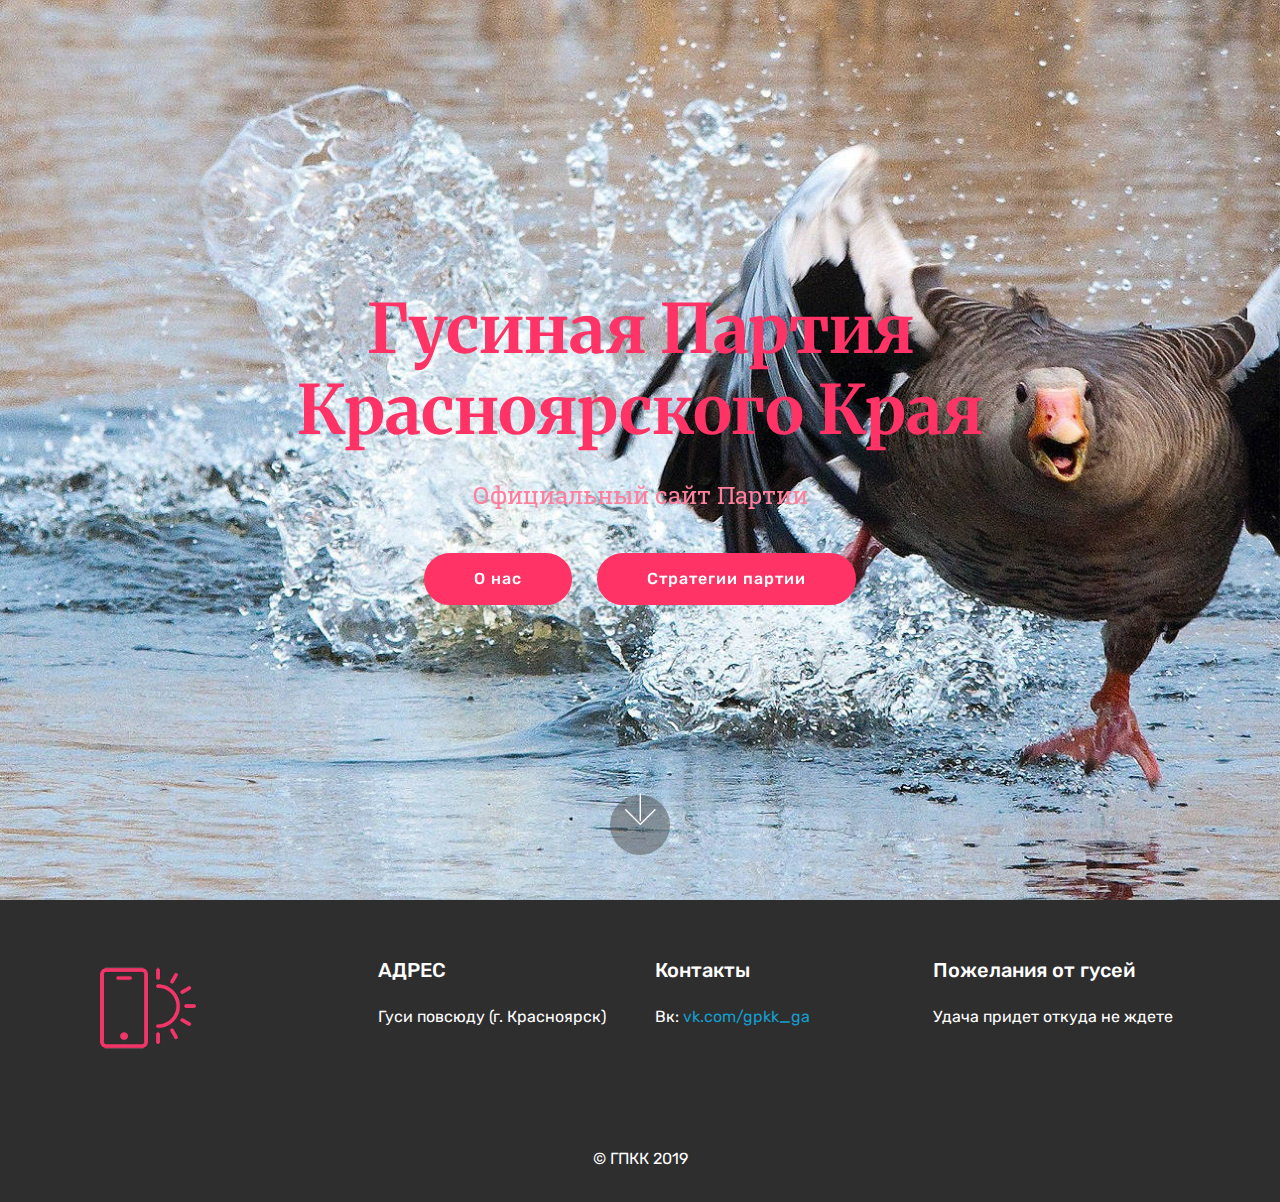
<file: index.html>
<!DOCTYPE html>
<html  >
<head>
  <!-- Site made with Mobirise Website Builder v4.10.7, https://mobirise.com -->
  <meta charset="UTF-8">
  <meta http-equiv="X-UA-Compatible" content="IE=edge">
  <meta name="generator" content="Mobirise v4.10.7, mobirise.com">
  <meta name="viewport" content="width=device-width, initial-scale=1, minimum-scale=1">
  <link rel="shortcut icon" href="assets/images/128x96-4.png" type="image/x-icon">
  <meta name="description" content="">
  
  <title>Home</title>
  <link rel="stylesheet" href="assets/web/assets/mobirise-icons/mobirise-icons.css">
  <link rel="stylesheet" href="assets/tether/tether.min.css">
  <link rel="stylesheet" href="assets/bootstrap/css/bootstrap.min.css">
  <link rel="stylesheet" href="assets/bootstrap/css/bootstrap-grid.min.css">
  <link rel="stylesheet" href="assets/bootstrap/css/bootstrap-reboot.min.css">
  <link rel="stylesheet" href="assets/socicon/css/styles.css">
  <link rel="stylesheet" href="assets/theme/css/style.css">
  <link rel="stylesheet" href="assets/mobirise/css/mbr-additional.css" type="text/css">
  
  
  
</head>
<body>
  <section class="cid-qTkA127IK8 mbr-fullscreen mbr-parallax-background" id="header2-1">

    

    

    <div class="container align-center">
        <div class="row justify-content-md-center">
            <div class="mbr-white col-md-10">
                <h1 class="mbr-section-title mbr-bold pb-3 mbr-fonts-style display-1">Гусиная Партия Красноярского Края</h1>
                
                <p class="mbr-text pb-3 mbr-fonts-style display-5">Официальный сайт Партии</p>
                <div class="mbr-section-btn"><a class="btn btn-md btn-secondary display-4" href="page1.html">О нас</a>  <a class="btn btn-md btn-secondary display-4" href="page2.html">Стратегии партии</a></div>
            </div>
        </div>
    </div>
    <div class="mbr-arrow hidden-sm-down" aria-hidden="true">
        <a href="#next">
            <i class="mbri-down mbr-iconfont"></i>
        </a>
    </div>
</section>

<section class="engine"><a href="https://mobirise.info/n">free simple website templates</a></section><section class="cid-qTkAaeaxX5" id="footer1-2">

    

    

    <div class="container">
        <div class="media-container-row content text-white">
            <div class="col-12 col-md-3">
                <div class="media-wrap">
                    
                        <img src="assets/images/logo2.png" alt="Mobirise" title="">
                    
                </div>
            </div>
            <div class="col-12 col-md-3 mbr-fonts-style display-7">
                <h5 class="pb-3">
                    АДРЕС</h5>
                <p class="mbr-text">Гуси повсюду (г. Красноярск)</p>
            </div>
            <div class="col-12 col-md-3 mbr-fonts-style display-7">
                <h5 class="pb-3">
                    Контакты</h5>
                <p class="mbr-text">Вк: <a href="https://vk.com/gpkk_ga">vk.com/gpkk_ga</a></p>
            </div>
            <div class="col-12 col-md-3 mbr-fonts-style display-7">
                <h5 class="pb-3">Пожелания от гусей</h5>
                <p class="mbr-text">Удача придет откуда не ждете</p>
            </div>
        </div>
        
    </div>
</section>

<section once="footers" class="cid-ryugLBSwoQ" id="footer6-8">

    

    

    <div class="container">
        <div class="media-container-row align-center mbr-white">
            <div class="col-12">
                <p class="mbr-text mb-0 mbr-fonts-style display-7">
                    © ГПКК 2019<br></p>
            </div>
        </div>
    </div>
</section>


  <script src="assets/web/assets/jquery/jquery.min.js"></script>
  <script src="assets/popper/popper.min.js"></script>
  <script src="assets/tether/tether.min.js"></script>
  <script src="assets/bootstrap/js/bootstrap.min.js"></script>
  <script src="assets/smoothscroll/smooth-scroll.js"></script>
  <script src="assets/parallax/jarallax.min.js"></script>
  <script src="assets/theme/js/script.js"></script>
  
  
</body>
</html>
</file>
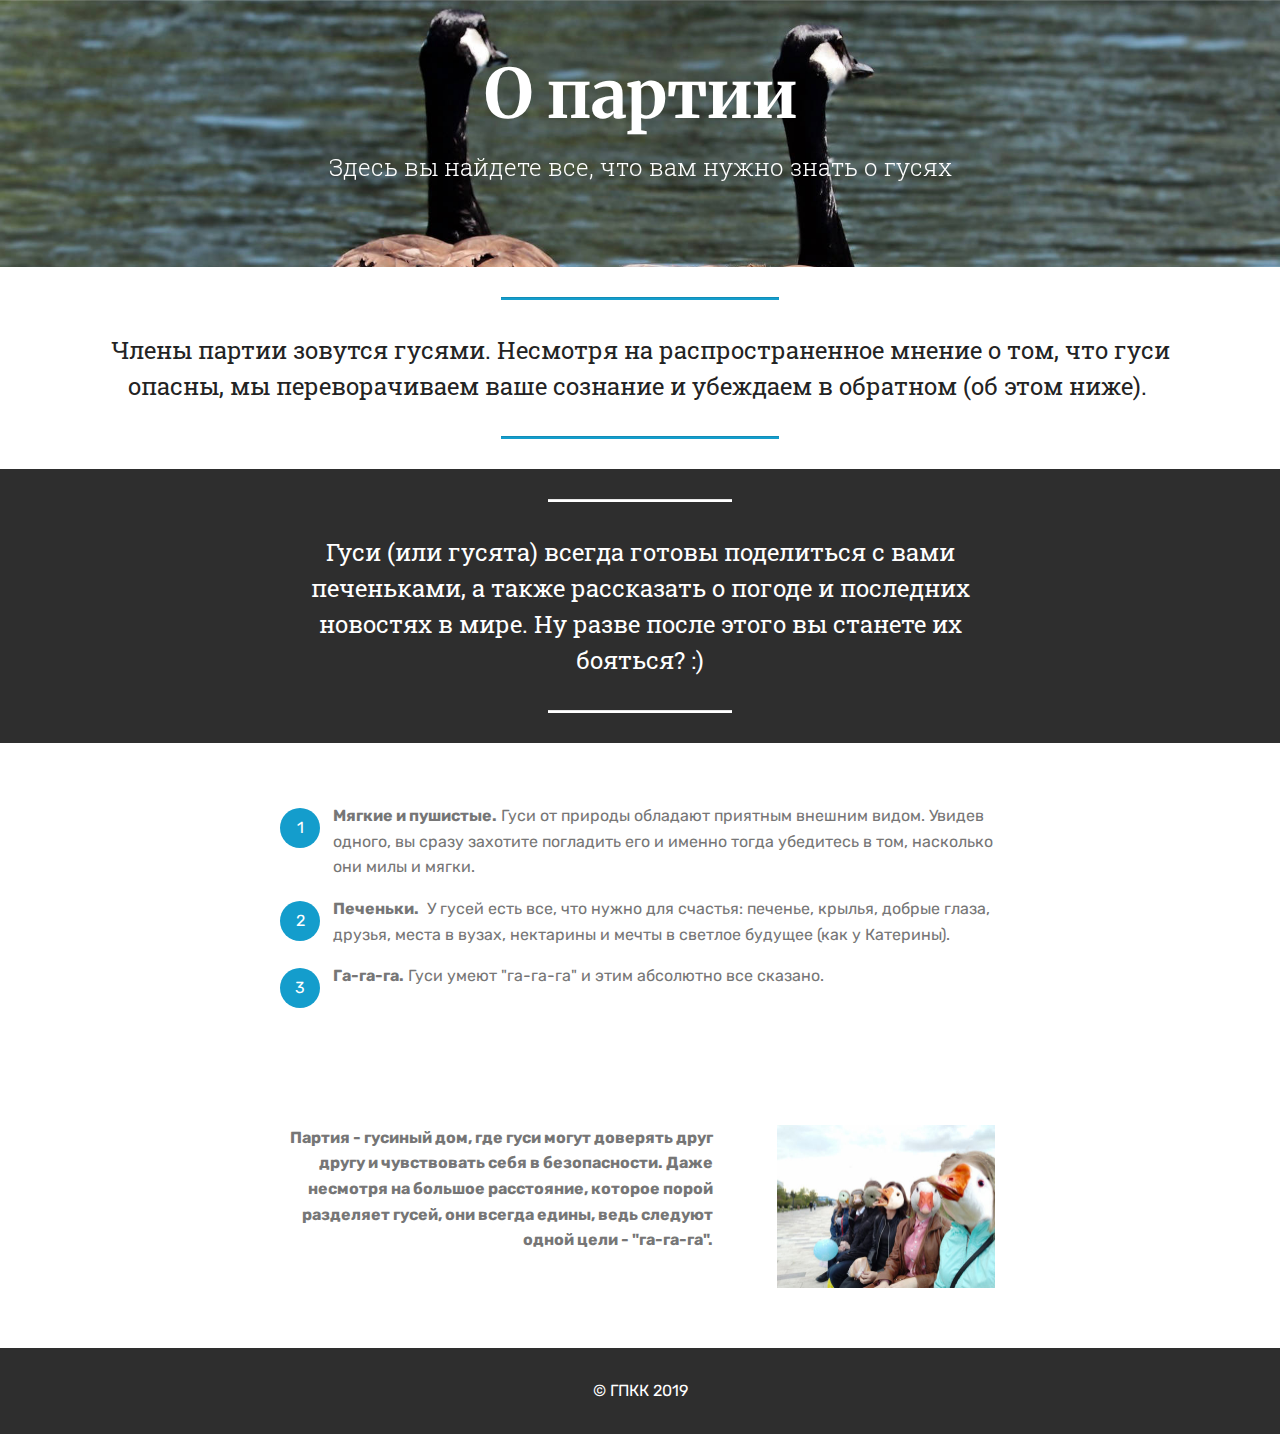
<file: page1.html>
<!DOCTYPE html>
<html  >
<head>
  <!-- Site made with Mobirise Website Builder v4.10.7, https://mobirise.com -->
  <meta charset="UTF-8">
  <meta http-equiv="X-UA-Compatible" content="IE=edge">
  <meta name="generator" content="Mobirise v4.10.7, mobirise.com">
  <meta name="viewport" content="width=device-width, initial-scale=1, minimum-scale=1">
  <link rel="shortcut icon" href="assets/images/128x96-4.png" type="image/x-icon">
  <meta name="description" content="Website Maker Description">
  
  <title>О нас</title>
  <link rel="stylesheet" href="assets/tether/tether.min.css">
  <link rel="stylesheet" href="assets/bootstrap/css/bootstrap.min.css">
  <link rel="stylesheet" href="assets/bootstrap/css/bootstrap-grid.min.css">
  <link rel="stylesheet" href="assets/bootstrap/css/bootstrap-reboot.min.css">
  <link rel="stylesheet" href="assets/theme/css/style.css">
  <link rel="stylesheet" href="assets/mobirise/css/mbr-additional.css" type="text/css">
  
  
  
</head>
<body>
  <section class="mbr-section content5 cid-ryud9E9rdc mbr-parallax-background" id="content5-3">

    

    

    <div class="container">
        <div class="media-container-row">
            <div class="title col-12 col-md-8">
                <h2 class="align-center mbr-bold mbr-white pb-3 mbr-fonts-style display-1">
                    О партии</h2>
                <h3 class="mbr-section-subtitle align-center mbr-light mbr-white pb-3 mbr-fonts-style display-5">
                    Здесь вы найдете все, что вам нужно знать о гусях</h3>
                
                
            </div>
        </div>
    </div>
</section>

<section class="engine"><a href="https://mobirise.info/f">simple website creator</a></section><section class="mbr-section article content9 cid-ryudb9DfNl" id="content9-4">
    
     

    <div class="container">
        <div class="inner-container" style="width: 100%;">
            <hr class="line" style="width: 25%;">
            <div class="section-text align-center mbr-fonts-style display-5">Члены партии зовутся гусями. Несмотря на распространенное мнение о том, что гуси опасны, мы переворачиваем ваше сознание и убеждаем в обратном (об этом ниже).&nbsp;</div>
            <hr class="line" style="width: 25%;">
        </div>
        </div>
</section>

<section class="mbr-section article content10 cid-ryudbSaHAk" id="content10-5">
    
     

    <div class="container">
        <div class="inner-container" style="width: 66%;">
            <hr class="line" style="width: 25%;">
            <div class="section-text align-center mbr-white mbr-fonts-style display-5">
                    Гуси (или гусята) всегда готовы поделиться с вами печеньками, а также рассказать о погоде и последних новостях в мире. Ну разве после этого вы станете их бояться? :)</div>
            <hr class="line" style="width: 25%;">
        </div>
    </div>
</section>

<section class="mbr-section article content11 cid-ryudcIS4vN" id="content11-6">
     

    <div class="container">
        <div class="media-container-row">
            <div class="mbr-text counter-container col-12 col-md-8 mbr-fonts-style display-7">
                <ol>
                    <li><strong>Мягкие и пушистые.</strong>&nbsp;Гуси от природы обладают приятным внешним видом. Увидев одного, вы сразу захотите погладить его и именно тогда убедитесь в том, насколько они милы и мягки.</li>
                    <li><strong>Печеньки.</strong>&nbsp; У гусей есть все, что нужно для счастья: печенье, крылья, добрые глаза, друзья, места в вузах, нектарины и мечты в светлое будущее (как у Катерины).</li>
                    <li><strong>Га-га-га.</strong>&nbsp;Гуси умеют "га-га-га" и этим абсолютно все сказано.</li>
                </ol>
            </div>
        </div>
    </div>
</section>

<section class="mbr-section content7 cid-ryudexRtbQ" id="content7-7">
          
    

    <div class="container">
        <div class="media-container-row">
            <div class="col-12 col-md-8">
                <div class="media-container-row">
                    <div class="media-content">
                        <div class="mbr-section-text">
                            <p class="mbr-text align-right mb-0 mbr-fonts-style display-7"><strong>Партия - гусиный дом, где гуси могут доверять друг другу и чувствовать себя в безопасности. Даже несмотря на большое расстояние, которое порой разделяет гусей, они всегда едины, ведь следуют одной цели - "га-га-га".</strong></p>
                        </div>
                    </div>
                    <div class="mbr-figure" style="width: 60%;">
                     <img src="assets/images/-436x327.jpg" alt="Mobirise" title="">  
                    </div>
                </div>
            </div>
        </div>
    </div>
</section>

<section once="footers" class="cid-ryugLBSwoQ" id="footer6-8">

    

    

    <div class="container">
        <div class="media-container-row align-center mbr-white">
            <div class="col-12">
                <p class="mbr-text mb-0 mbr-fonts-style display-7">
                    © ГПКК 2019<br></p>
            </div>
        </div>
    </div>
</section>


  <script src="assets/web/assets/jquery/jquery.min.js"></script>
  <script src="assets/popper/popper.min.js"></script>
  <script src="assets/tether/tether.min.js"></script>
  <script src="assets/bootstrap/js/bootstrap.min.js"></script>
  <script src="assets/smoothscroll/smooth-scroll.js"></script>
  <script src="assets/parallax/jarallax.min.js"></script>
  <script src="assets/theme/js/script.js"></script>
  
  
</body>
</html>
</file>
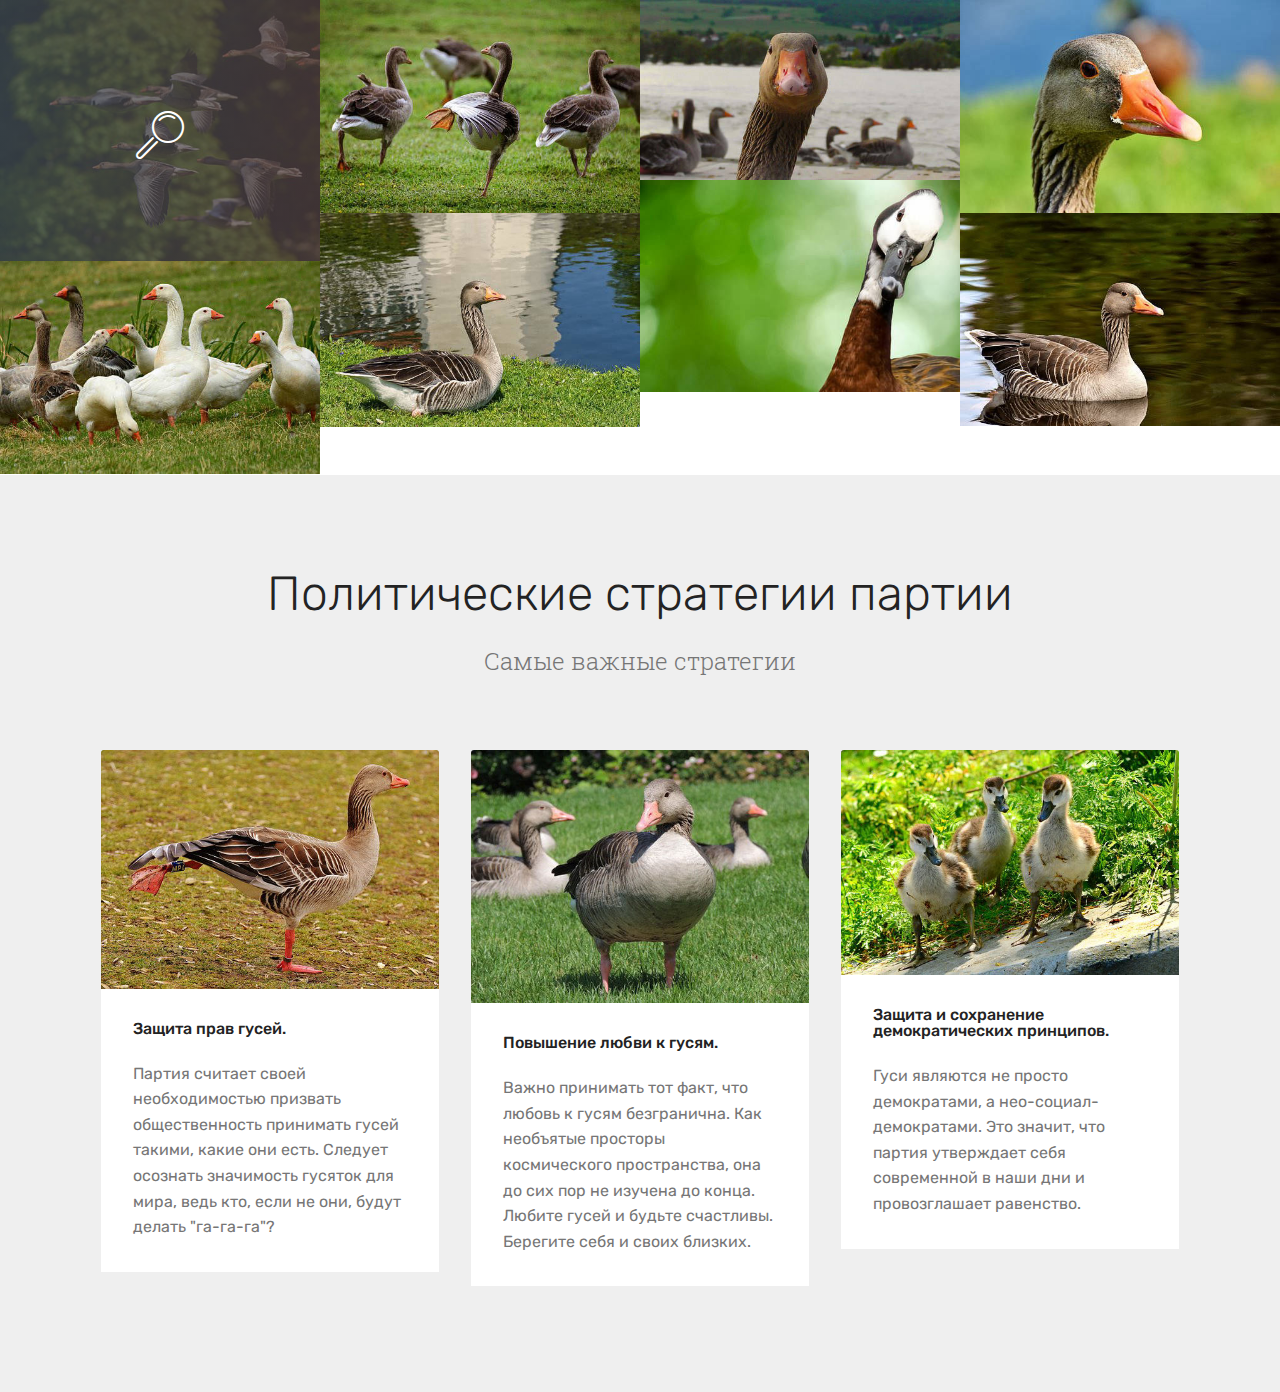
<file: page2.html>
<!DOCTYPE html>
<html  >
<head>
  <!-- Site made with Mobirise Website Builder v4.10.7, https://mobirise.com -->
  <meta charset="UTF-8">
  <meta http-equiv="X-UA-Compatible" content="IE=edge">
  <meta name="generator" content="Mobirise v4.10.7, mobirise.com">
  <meta name="viewport" content="width=device-width, initial-scale=1, minimum-scale=1">
  <link rel="shortcut icon" href="assets/images/128x96-4.png" type="image/x-icon">
  <meta name="description" content="Site Builder Description">
  
  <title>Стратегии партии</title>
  <link rel="stylesheet" href="assets/web/assets/mobirise-icons/mobirise-icons.css">
  <link rel="stylesheet" href="assets/tether/tether.min.css">
  <link rel="stylesheet" href="assets/bootstrap/css/bootstrap.min.css">
  <link rel="stylesheet" href="assets/bootstrap/css/bootstrap-grid.min.css">
  <link rel="stylesheet" href="assets/bootstrap/css/bootstrap-reboot.min.css">
  <link rel="stylesheet" href="assets/theme/css/style.css">
  <link rel="stylesheet" href="assets/gallery/style.css">
  <link rel="stylesheet" href="assets/mobirise/css/mbr-additional.css" type="text/css">
  
  
  
</head>
<body>
  <section class="mbr-gallery mbr-slider-carousel cid-ryujinRPZE" id="gallery3-c">

    

    <div>
        <div><!-- Filter --><!-- Gallery --><div class="mbr-gallery-row"><div class="mbr-gallery-layout-default"><div><div><div class="mbr-gallery-item mbr-gallery-item--p0" data-video-url="false" data-tags="Потрясающие"><div href="#lb-gallery3-c" data-slide-to="0" data-toggle="modal"><img src="assets/images/flock-of-birds-350290-340-416x340-416x340.jpg" alt="" title=""><span class="icon-focus"></span></div></div><div class="mbr-gallery-item mbr-gallery-item--p0" data-video-url="false" data-tags="Отзывчивый"><div href="#lb-gallery3-c" data-slide-to="1" data-toggle="modal"><img src="assets/images/geese-4287963-340-510x340-510x340.jpg" alt="" title=""><span class="icon-focus"></span></div></div><div class="mbr-gallery-item mbr-gallery-item--p0" data-video-url="false" data-tags="Творческий"><div href="#lb-gallery3-c" data-slide-to="2" data-toggle="modal"><img src="assets/images/goose-178143-340-604x340-604x340.jpg" alt="" title=""><span class="icon-focus"></span></div></div><div class="mbr-gallery-item mbr-gallery-item--p0" data-video-url="false" data-tags="Анимированный"><div href="#lb-gallery3-c" data-slide-to="3" data-toggle="modal"><img src="assets/images/goose-3500908-340-510x340-510x340.jpg" alt="" title=""><span class="icon-focus"></span></div></div><div class="mbr-gallery-item mbr-gallery-item--p0" data-video-url="false" data-tags="Потрясающие"><div href="#lb-gallery3-c" data-slide-to="4" data-toggle="modal"><img src="assets/images/goose-316665-340-513x340-513x340.jpg" alt="" title=""><span class="icon-focus"></span></div></div><div class="mbr-gallery-item mbr-gallery-item--p0" data-video-url="false" data-tags="Потрясающие"><div href="#lb-gallery3-c" data-slide-to="5" data-toggle="modal"><img src="assets/images/goose-4295422-340-509x340-509x340.jpg" alt="" title=""><span class="icon-focus"></span></div></div><div class="mbr-gallery-item mbr-gallery-item--p0" data-video-url="false" data-tags="Отзывчивый"><div href="#lb-gallery3-c" data-slide-to="6" data-toggle="modal"><img src="assets/images/goose-3477674-340-510x340-510x340.jpg" alt="" title=""><span class="icon-focus"></span></div></div><div class="mbr-gallery-item mbr-gallery-item--p0" data-video-url="false" data-tags="Анимированный"><div href="#lb-gallery3-c" data-slide-to="7" data-toggle="modal"><img src="assets/images/goose-4334461-340-510x340-510x340.jpg" alt="" title=""><span class="icon-focus"></span></div></div></div></div><div class="clearfix"></div></div></div><!-- Lightbox --><div data-app-prevent-settings="" class="mbr-slider modal fade carousel slide" tabindex="-1" data-keyboard="true" data-interval="false" id="lb-gallery3-c"><div class="modal-dialog"><div class="modal-content"><div class="modal-body"><div class="carousel-inner"><div class="carousel-item active"><img src="assets/images/flock-of-birds-350290-340-416x340.jpg" alt="" title=""></div><div class="carousel-item"><img src="assets/images/geese-4287963-340-510x340.jpg" alt="" title=""></div><div class="carousel-item"><img src="assets/images/goose-178143-340-604x340.jpg" alt="" title=""></div><div class="carousel-item"><img src="assets/images/goose-3500908-340-510x340.jpg" alt="" title=""></div><div class="carousel-item"><img src="assets/images/goose-316665-340-513x340.jpg" alt="" title=""></div><div class="carousel-item"><img src="assets/images/goose-4295422-340-509x340.jpg" alt="" title=""></div><div class="carousel-item"><img src="assets/images/goose-3477674-340-510x340.jpg" alt="" title=""></div><div class="carousel-item"><img src="assets/images/goose-4334461-340-510x340.jpg" alt="" title=""></div></div><a class="carousel-control carousel-control-prev" role="button" data-slide="prev" href="#lb-gallery3-c"><span class="mbri-left mbr-iconfont" aria-hidden="true"></span><span class="sr-only">Previous</span></a><a class="carousel-control carousel-control-next" role="button" data-slide="next" href="#lb-gallery3-c"><span class="mbri-right mbr-iconfont" aria-hidden="true"></span><span class="sr-only">Next</span></a><a class="close" href="#" role="button" data-dismiss="modal"><span class="sr-only">Close</span></a></div></div></div></div></div>
    </div>

</section>

<section class="engine"><a href="https://mobirise.info/f">simple website creator</a></section><section class="features18 popup-btn-cards cid-ryujrCEZDn" id="features18-d">

    

    
    <div class="container">
        <h2 class="mbr-section-title pb-3 align-center mbr-fonts-style display-2">
            Политические стратегии партии</h2>
        <h3 class="mbr-section-subtitle display-5 align-center mbr-fonts-style mbr-light">
            Самые важные стратегии</h3>
        <div class="media-container-row pt-5 ">
            <div class="card p-3 col-12 col-md-6 col-lg-4">
                <div class="card-wrapper ">
                    <div class="card-img">
                        <div class="mbr-overlay"></div>
                        <div class="mbr-section-btn text-center"><a href="https://vk.com/topic-179698347_42586656" class="btn btn-primary display-4">Подробнее</a></div>
                        <img src="assets/images/-481x340.jpg" alt="Mobirise" title="">
                    </div>
                    <div class="card-box">
                        <h4 class="card-title mbr-fonts-style display-7">
                            Защита прав гусей.</h4>
                        <p class="mbr-text mbr-fonts-style align-left display-7">Партия считает своей необходимостью призвать общественность принимать гусей такими, какие они есть. Следует осознать значимость гусяток для мира, ведь кто, если не они, будут делать "га-га-га"?</p>
                    </div>
                </div>
            </div>
            <div class="card p-3 col-12 col-md-6 col-lg-4">
                <div class="card-wrapper">
                    <div class="card-img">
                        <div class="mbr-overlay"></div>
                        <div class="mbr-section-btn text-center"><a href="https://vk.com/topic-179698347_42586656" class="btn btn-primary display-4">Подробнее</a></div>
                        <img src="assets/images/1-453x340.jpg" alt="Mobirise" title="">
                    </div>
                    <div class="card-box">
                        <h4 class="card-title mbr-fonts-style display-7">
                            Повышение любви к гусям.</h4>
                        <p class="mbr-text mbr-fonts-style display-7">Важно принимать тот факт, что любовь к гусям безгранична. Как необъятые просторы космического пространства, она до сих пор не изучена до конца. Любите гусей и будьте счастливы. Берегите себя и своих близких.&nbsp;</p>
                    </div>
                </div>
            </div>

            <div class="card p-3 col-12 col-md-6 col-lg-4">
                <div class="card-wrapper">
                    <div class="card-img">
                        <div class="mbr-overlay"></div>
                        <div class="mbr-section-btn text-center"><a href="https://vk.com/topic-179698347_42586656" class="btn btn-primary display-4">Подробнее</a></div>
                        <img src="assets/images/2-510x340.jpg" alt="Mobirise" title="">
                    </div>
                    <div class="card-box">
                        <h4 class="card-title mbr-fonts-style display-7">
                            Защита и сохранение демократических принципов.&nbsp;</h4>
                        <p class="mbr-text mbr-fonts-style display-7">
                            Гуси являются не просто демократами, а нео-социал-демократами. Это значит, что партия утверждает себя современной в наши дни и провозглашает равенство.</p>
                    </div>
                </div>
            </div>

            
        </div>
    </div>
</section>


  <script src="assets/web/assets/jquery/jquery.min.js"></script>
  <script src="assets/popper/popper.min.js"></script>
  <script src="assets/tether/tether.min.js"></script>
  <script src="assets/bootstrap/js/bootstrap.min.js"></script>
  <script src="assets/smoothscroll/smooth-scroll.js"></script>
  <script src="assets/masonry/masonry.pkgd.min.js"></script>
  <script src="assets/imagesloaded/imagesloaded.pkgd.min.js"></script>
  <script src="assets/mbr-popup-btns/mbr-popup-btns.js"></script>
  <script src="assets/vimeoplayer/jquery.mb.vimeo_player.js"></script>
  <script src="assets/bootstrapcarouselswipe/bootstrap-carousel-swipe.js"></script>
  <script src="assets/theme/js/script.js"></script>
  <script src="assets/gallery/player.min.js"></script>
  <script src="assets/gallery/script.js"></script>
  <script src="assets/slidervideo/script.js"></script>
  
  
</body>
</html>
</file>
<file: assets/web/assets/mobirise-icons/mobirise-icons.css>
@font-face {
  font-family: 'MobiriseIcons';
  src:  url('mobirise-icons.eot?spat4u');
  src:  url('mobirise-icons.eot?spat4u#iefix') format('embedded-opentype'),
    url('mobirise-icons.ttf?spat4u') format('truetype'),
    url('mobirise-icons.woff?spat4u') format('woff'),
    url('mobirise-icons.svg?spat4u#MobiriseIcons') format('svg');
  font-weight: normal;
  font-style: normal;
}

[class^="mbri-"], [class*=" mbri-"] {
  /* use !important to prevent issues with browser extensions that change fonts */
  font-family: MobiriseIcons !important;
  speak: none;
  font-style: normal;
  font-weight: normal;
  font-variant: normal;
  text-transform: none;
  line-height: 1;

  /* Better Font Rendering =========== */
  -webkit-font-smoothing: antialiased;
  -moz-osx-font-smoothing: grayscale;
}

.mbri-add-submenu:before {
  content: "\e900";
}
.mbri-alert:before {
  content: "\e901";
}
.mbri-align-center:before {
  content: "\e902";
}
.mbri-align-justify:before {
  content: "\e903";
}
.mbri-align-left:before {
  content: "\e904";
}
.mbri-align-right:before {
  content: "\e905";
}
.mbri-android:before {
  content: "\e906";
}
.mbri-apple:before {
  content: "\e907";
}
.mbri-arrow-down:before {
  content: "\e908";
}
.mbri-arrow-next:before {
  content: "\e909";
}
.mbri-arrow-prev:before {
  content: "\e90a";
}
.mbri-arrow-up:before {
  content: "\e90b";
}
.mbri-bold:before {
  content: "\e90c";
}
.mbri-bookmark:before {
  content: "\e90d";
}
.mbri-bootstrap:before {
  content: "\e90e";
}
.mbri-briefcase:before {
  content: "\e90f";
}
.mbri-browse:before {
  content: "\e910";
}
.mbri-bulleted-list:before {
  content: "\e911";
}
.mbri-calendar:before {
  content: "\e912";
}
.mbri-camera:before {
  content: "\e913";
}
.mbri-cart-add:before {
  content: "\e914";
}
.mbri-cart-full:before {
  content: "\e915";
}
.mbri-cash:before {
  content: "\e916";
}
.mbri-change-style:before {
  content: "\e917";
}
.mbri-chat:before {
  content: "\e918";
}
.mbri-clock:before {
  content: "\e919";
}
.mbri-close:before {
  content: "\e91a";
}
.mbri-cloud:before {
  content: "\e91b";
}
.mbri-code:before {
  content: "\e91c";
}
.mbri-contact-form:before {
  content: "\e91d";
}
.mbri-credit-card:before {
  content: "\e91e";
}
.mbri-cursor-click:before {
  content: "\e91f";
}
.mbri-cust-feedback:before {
  content: "\e920";
}
.mbri-database:before {
  content: "\e921";
}
.mbri-delivery:before {
  content: "\e922";
}
.mbri-desktop:before {
  content: "\e923";
}
.mbri-devices:before {
  content: "\e924";
}
.mbri-down:before {
  content: "\e925";
}
.mbri-download:before {
  content: "\e989";
}
.mbri-drag-n-drop:before {
  content: "\e927";
}
.mbri-drag-n-drop2:before {
  content: "\e928";
}
.mbri-edit:before {
  content: "\e929";
}
.mbri-edit2:before {
  content: "\e92a";
}
.mbri-error:before {
  content: "\e92b";
}
.mbri-extension:before {
  content: "\e92c";
}
.mbri-features:before {
  content: "\e92d";
}
.mbri-file:before {
  content: "\e92e";
}
.mbri-flag:before {
  content: "\e92f";
}
.mbri-folder:before {
  content: "\e930";
}
.mbri-gift:before {
  content: "\e931";
}
.mbri-github:before {
  content: "\e932";
}
.mbri-globe:before {
  content: "\e933";
}
.mbri-globe-2:before {
  content: "\e934";
}
.mbri-growing-chart:before {
  content: "\e935";
}
.mbri-hearth:before {
  content: "\e936";
}
.mbri-help:before {
  content: "\e937";
}
.mbri-home:before {
  content: "\e938";
}
.mbri-hot-cup:before {
  content: "\e939";
}
.mbri-idea:before {
  content: "\e93a";
}
.mbri-image-gallery:before {
  content: "\e93b";
}
.mbri-image-slider:before {
  content: "\e93c";
}
.mbri-info:before {
  content: "\e93d";
}
.mbri-italic:before {
  content: "\e93e";
}
.mbri-key:before {
  content: "\e93f";
}
.mbri-laptop:before {
  content: "\e940";
}
.mbri-layers:before {
  content: "\e941";
}
.mbri-left-right:before {
  content: "\e942";
}
.mbri-left:before {
  content: "\e943";
}
.mbri-letter:before {
  content: "\e944";
}
.mbri-like:before {
  content: "\e945";
}
.mbri-link:before {
  content: "\e946";
}
.mbri-lock:before {
  content: "\e947";
}
.mbri-login:before {
  content: "\e948";
}
.mbri-logout:before {
  content: "\e949";
}
.mbri-magic-stick:before {
  content: "\e94a";
}
.mbri-map-pin:before {
  content: "\e94b";
}
.mbri-menu:before {
  content: "\e94c";
}
.mbri-mobile:before {
  content: "\e94d";
}
.mbri-mobile2:before {
  content: "\e94e";
}
.mbri-mobirise:before {
  content: "\e94f";
}
.mbri-more-horizontal:before {
  content: "\e950";
}
.mbri-more-vertical:before {
  content: "\e951";
}
.mbri-music:before {
  content: "\e952";
}
.mbri-new-file:before {
  content: "\e953";
}
.mbri-numbered-list:before {
  content: "\e954";
}
.mbri-opened-folder:before {
  content: "\e955";
}
.mbri-pages:before {
  content: "\e956";
}
.mbri-paper-plane:before {
  content: "\e957";
}
.mbri-paperclip:before {
  content: "\e958";
}
.mbri-photo:before {
  content: "\e959";
}
.mbri-photos:before {
  content: "\e95a";
}
.mbri-pin:before {
  content: "\e95b";
}
.mbri-play:before {
  content: "\e95c";
}
.mbri-plus:before {
  content: "\e95d";
}
.mbri-preview:before {
  content: "\e95e";
}
.mbri-print:before {
  content: "\e95f";
}
.mbri-protect:before {
  content: "\e960";
}
.mbri-question:before {
  content: "\e961";
}
.mbri-quote-left:before {
  content: "\e962";
}
.mbri-quote-right:before {
  content: "\e963";
}
.mbri-refresh:before {
  content: "\e964";
}
.mbri-responsive:before {
  content: "\e965";
}
.mbri-right:before {
  content: "\e966";
}
.mbri-rocket:before {
  content: "\e967";
}
.mbri-sad-face:before {
  content: "\e968";
}
.mbri-sale:before {
  content: "\e969";
}
.mbri-save:before {
  content: "\e96a";
}
.mbri-search:before {
  content: "\e96b";
}
.mbri-setting:before {
  content: "\e96c";
}
.mbri-setting2:before {
  content: "\e96d";
}
.mbri-setting3:before {
  content: "\e96e";
}
.mbri-share:before {
  content: "\e96f";
}
.mbri-shopping-bag:before {
  content: "\e970";
}
.mbri-shopping-basket:before {
  content: "\e971";
}
.mbri-shopping-cart:before {
  content: "\e972";
}
.mbri-sites:before {
  content: "\e973";
}
.mbri-smile-face:before {
  content: "\e974";
}
.mbri-speed:before {
  content: "\e975";
}
.mbri-star:before {
  content: "\e976";
}
.mbri-success:before {
  content: "\e977";
}
.mbri-sun:before {
  content: "\e978";
}
.mbri-sun2:before {
  content: "\e979";
}
.mbri-tablet:before {
  content: "\e97a";
}
.mbri-tablet-vertical:before {
  content: "\e97b";
}
.mbri-target:before {
  content: "\e97c";
}
.mbri-timer:before {
  content: "\e97d";
}
.mbri-to-ftp:before {
  content: "\e97e";
}
.mbri-to-local-drive:before {
  content: "\e97f";
}
.mbri-touch-swipe:before {
  content: "\e980";
}
.mbri-touch:before {
  content: "\e981";
}
.mbri-trash:before {
  content: "\e982";
}
.mbri-underline:before {
  content: "\e983";
}
.mbri-unlink:before {
  content: "\e984";
}
.mbri-unlock:before {
  content: "\e985";
}
.mbri-up-down:before {
  content: "\e986";
}
.mbri-up:before {
  content: "\e987";
}
.mbri-update:before {
  content: "\e988";
}
.mbri-upload:before {
 content: "\e926"; 
}
.mbri-user:before {
  content: "\e98a";
}
.mbri-user2:before {
  content: "\e98b";
}
.mbri-users:before {
  content: "\e98c";
}
.mbri-video:before {
  content: "\e98d";
}
.mbri-video-play:before {
  content: "\e98e";
}
.mbri-watch:before {
  content: "\e98f";
}
.mbri-website-theme:before {
  content: "\e990";
}
.mbri-wifi:before {
  content: "\e991";
}
.mbri-windows:before {
  content: "\e992";
}
.mbri-zoom-out:before {
  content: "\e993";
}
.mbri-redo:before {
  content: "\e994";
}
.mbri-undo:before {
  content: "\e995";
}
</file>
<file: assets/socicon/css/styles.css>
@charset "UTF-8";

@font-face {
  font-family: "socicon";
  src:url("../fonts/socicon.eot");
  src:url("../fonts/socicon.eot?#iefix") format("embedded-opentype"),
    url("../fonts/socicon.woff") format("woff"),
    url("../fonts/socicon.ttf") format("truetype"),
    url("../fonts/socicon.svg#socicon") format("svg");
  font-weight: normal;
  font-style: normal;

}

[data-icon]:before {
  font-family: "socicon" !important;
  content: attr(data-icon);
  font-style: normal !important;
  font-weight: normal !important;
  font-variant: normal !important;
  text-transform: none !important;
  speak: none;
  line-height: 1;
  -webkit-font-smoothing: antialiased;
  -moz-osx-font-smoothing: grayscale;
}

[class^="socicon-"]:before,
[class*=" socicon-"]:before {
  font-family: "socicon" !important;
  font-style: normal !important;
  font-weight: normal !important;
  font-variant: normal !important;
  text-transform: none !important;
  speak: none;
  line-height: 1;
  -webkit-font-smoothing: antialiased;
  -moz-osx-font-smoothing: grayscale;
}

.socicon-modelmayhem:before {
  content: "\e000";
}
.socicon-mixcloud:before {
  content: "\e001";
}
.socicon-drupal:before {
  content: "\e002";
}
.socicon-swarm:before {
  content: "\e003";
}
.socicon-istock:before {
  content: "\e004";
}
.socicon-yammer:before {
  content: "\e005";
}
.socicon-ello:before {
  content: "\e006";
}
.socicon-stackoverflow:before {
  content: "\e007";
}
.socicon-persona:before {
  content: "\e008";
}
.socicon-triplej:before {
  content: "\e009";
}
.socicon-houzz:before {
  content: "\e00a";
}
.socicon-rss:before {
  content: "\e00b";
}
.socicon-paypal:before {
  content: "\e00c";
}
.socicon-odnoklassniki:before {
  content: "\e00d";
}
.socicon-airbnb:before {
  content: "\e00e";
}
.socicon-periscope:before {
  content: "\e00f";
}
.socicon-outlook:before {
  content: "\e010";
}
.socicon-coderwall:before {
  content: "\e011";
}
.socicon-tripadvisor:before {
  content: "\e012";
}
.socicon-appnet:before {
  content: "\e013";
}
.socicon-goodreads:before {
  content: "\e014";
}
.socicon-tripit:before {
  content: "\e015";
}
.socicon-lanyrd:before {
  content: "\e016";
}
.socicon-slideshare:before {
  content: "\e017";
}
.socicon-buffer:before {
  content: "\e018";
}
.socicon-disqus:before {
  content: "\e019";
}
.socicon-vkontakte:before {
  content: "\e01a";
}
.socicon-whatsapp:before {
  content: "\e01b";
}
.socicon-patreon:before {
  content: "\e01c";
}
.socicon-storehouse:before {
  content: "\e01d";
}
.socicon-pocket:before {
  content: "\e01e";
}
.socicon-mail:before {
  content: "\e01f";
}
.socicon-blogger:before {
  content: "\e020";
}
.socicon-technorati:before {
  content: "\e021";
}
.socicon-reddit:before {
  content: "\e022";
}
.socicon-dribbble:before {
  content: "\e023";
}
.socicon-stumbleupon:before {
  content: "\e024";
}
.socicon-digg:before {
  content: "\e025";
}
.socicon-envato:before {
  content: "\e026";
}
.socicon-behance:before {
  content: "\e027";
}
.socicon-delicious:before {
  content: "\e028";
}
.socicon-deviantart:before {
  content: "\e029";
}
.socicon-forrst:before {
  content: "\e02a";
}
.socicon-play:before {
  content: "\e02b";
}
.socicon-zerply:before {
  content: "\e02c";
}
.socicon-wikipedia:before {
  content: "\e02d";
}
.socicon-apple:before {
  content: "\e02e";
}
.socicon-flattr:before {
  content: "\e02f";
}
.socicon-github:before {
  content: "\e030";
}
.socicon-renren:before {
  content: "\e031";
}
.socicon-friendfeed:before {
  content: "\e032";
}
.socicon-newsvine:before {
  content: "\e033";
}
.socicon-identica:before {
  content: "\e034";
}
.socicon-bebo:before {
  content: "\e035";
}
.socicon-zynga:before {
  content: "\e036";
}
.socicon-steam:before {
  content: "\e037";
}
.socicon-xbox:before {
  content: "\e038";
}
.socicon-windows:before {
  content: "\e039";
}
.socicon-qq:before {
  content: "\e03a";
}
.socicon-douban:before {
  content: "\e03b";
}
.socicon-meetup:before {
  content: "\e03c";
}
.socicon-playstation:before {
  content: "\e03d";
}
.socicon-android:before {
  content: "\e03e";
}
.socicon-snapchat:before {
  content: "\e03f";
}
.socicon-twitter:before {
  content: "\e040";
}
.socicon-facebook:before {
  content: "\e041";
}
.socicon-googleplus:before {
  content: "\e042";
}
.socicon-pinterest:before {
  content: "\e043";
}
.socicon-foursquare:before {
  content: "\e044";
}
.socicon-yahoo:before {
  content: "\e045";
}
.socicon-skype:before {
  content: "\e046";
}
.socicon-yelp:before {
  content: "\e047";
}
.socicon-feedburner:before {
  content: "\e048";
}
.socicon-linkedin:before {
  content: "\e049";
}
.socicon-viadeo:before {
  content: "\e04a";
}
.socicon-xing:before {
  content: "\e04b";
}
.socicon-myspace:before {
  content: "\e04c";
}
.socicon-soundcloud:before {
  content: "\e04d";
}
.socicon-spotify:before {
  content: "\e04e";
}
.socicon-grooveshark:before {
  content: "\e04f";
}
.socicon-lastfm:before {
  content: "\e050";
}
.socicon-youtube:before {
  content: "\e051";
}
.socicon-vimeo:before {
  content: "\e052";
}
.socicon-dailymotion:before {
  content: "\e053";
}
.socicon-vine:before {
  content: "\e054";
}
.socicon-flickr:before {
  content: "\e055";
}
.socicon-500px:before {
  content: "\e056";
}
.socicon-wordpress:before {
  content: "\e058";
}
.socicon-tumblr:before {
  content: "\e059";
}
.socicon-twitch:before {
  content: "\e05a";
}
.socicon-8tracks:before {
  content: "\e05b";
}
.socicon-amazon:before {
  content: "\e05c";
}
.socicon-icq:before {
  content: "\e05d";
}
.socicon-smugmug:before {
  content: "\e05e";
}
.socicon-ravelry:before {
  content: "\e05f";
}
.socicon-weibo:before {
  content: "\e060";
}
.socicon-baidu:before {
  content: "\e061";
}
.socicon-angellist:before {
  content: "\e062";
}
.socicon-ebay:before {
  content: "\e063";
}
.socicon-imdb:before {
  content: "\e064";
}
.socicon-stayfriends:before {
  content: "\e065";
}
.socicon-residentadvisor:before {
  content: "\e066";
}
.socicon-google:before {
  content: "\e067";
}
.socicon-yandex:before {
  content: "\e068";
}
.socicon-sharethis:before {
  content: "\e069";
}
.socicon-bandcamp:before {
  content: "\e06a";
}
.socicon-itunes:before {
  content: "\e06b";
}
.socicon-deezer:before {
  content: "\e06c";
}
.socicon-telegram:before {
  content: "\e06e";
}
.socicon-openid:before {
  content: "\e06f";
}
.socicon-amplement:before {
  content: "\e070";
}
.socicon-viber:before {
  content: "\e071";
}
.socicon-zomato:before {
  content: "\e072";
}
.socicon-draugiem:before {
  content: "\e074";
}
.socicon-endomodo:before {
  content: "\e075";
}
.socicon-filmweb:before {
  content: "\e076";
}
.socicon-stackexchange:before {
  content: "\e077";
}
.socicon-wykop:before {
  content: "\e078";
}
.socicon-teamspeak:before {
  content: "\e079";
}
.socicon-teamviewer:before {
  content: "\e07a";
}
.socicon-ventrilo:before {
  content: "\e07b";
}
.socicon-younow:before {
  content: "\e07c";
}
.socicon-raidcall:before {
  content: "\e07d";
}
.socicon-mumble:before {
  content: "\e07e";
}
.socicon-medium:before {
  content: "\e06d";
}
.socicon-bebee:before {
  content: "\e07f";
}
.socicon-hitbox:before {
  content: "\e080";
}
.socicon-reverbnation:before {
  content: "\e081";
}
.socicon-formulr:before {
  content: "\e082";
}
.socicon-instagram:before {
  content: "\e057";
}
.socicon-battlenet:before {
  content: "\e083";
}
.socicon-chrome:before {
  content: "\e084";
}
.socicon-discord:before {
  content: "\e086";
}
.socicon-issuu:before {
  content: "\e087";
}
.socicon-macos:before {
  content: "\e088";
}
.socicon-firefox:before {
  content: "\e089";
}
.socicon-opera:before {
  content: "\e08d";
}
.socicon-keybase:before {
  content: "\e090";
}
.socicon-alliance:before {
  content: "\e091";
}
.socicon-livejournal:before {
  content: "\e092";
}
.socicon-googlephotos:before {
  content: "\e093";
}
.socicon-horde:before {
  content: "\e094";
}
.socicon-etsy:before {
  content: "\e095";
}
.socicon-zapier:before {
  content: "\e096";
}
.socicon-google-scholar:before {
  content: "\e097";
}
.socicon-researchgate:before {
  content: "\e098";
}
.socicon-wechat:before {
  content: "\e099";
}
.socicon-strava:before {
  content: "\e09a";
}
.socicon-line:before {
  content: "\e09b";
}
.socicon-lyft:before {
  content: "\e09c";
}
.socicon-uber:before {
  content: "\e09d";
}
.socicon-songkick:before {
  content: "\e09e";
}
.socicon-viewbug:before {
  content: "\e09f";
}
.socicon-googlegroups:before {
  content: "\e0a0";
}
.socicon-quora:before {
  content: "\e073";
}
.socicon-diablo:before {
  content: "\e085";
}
.socicon-blizzard:before {
  content: "\e0a1";
}
.socicon-hearthstone:before {
  content: "\e08b";
}
.socicon-heroes:before {
  content: "\e08a";
}
.socicon-overwatch:before {
  content: "\e08c";
}
.socicon-warcraft:before {
  content: "\e08e";
}
.socicon-starcraft:before {
  content: "\e08f";
}
.socicon-beam:before {
  content: "\e0a2";
}
.socicon-curse:before {
  content: "\e0a3";
}
.socicon-player:before {
  content: "\e0a4";
}
.socicon-streamjar:before {
  content: "\e0a5";
}
.socicon-nintendo:before {
  content: "\e0a6";
}
.socicon-hellocoton:before {
  content: "\e0a7";
}
</file>
<file: assets/theme/css/style.css>
/*!
 * Mobirise v4 theme (https://mobirise.com/)
 * Copyright 2017 Mobirise
 */
section {
  background-color: #eeeeee;
}

section,
.container,
.container-fluid {
  position: relative;
  word-wrap: break-word;
}

a.mbr-iconfont:hover {
  text-decoration: none;
}

.article .lead p, .article .lead ul, .article .lead ol, .article .lead pre, .article .lead blockquote {
  margin-bottom: 0;
}

a {
  font-style: normal;
  font-weight: 400;
  cursor: pointer;
}

a, a:hover {
  text-decoration: none;
}

figure {
  margin-bottom: 0;
}

body {
  color: #232323;
}

h1, h2, h3, h4, h5, h6,
.h1, .h2, .h3, .h4, .h5, .h6,
.display-1, .display-2, .display-3, .display-4 {
  line-height: 1;
  word-break: break-word;
  word-wrap: break-word;
}

b, strong {
  font-weight: bold;
}

blockquote {
  padding: 10px 0 10px 20px;
  position: relative;
  border-left: 2px solid;
  border-color: #ff3366;
}

input:-webkit-autofill, input:-webkit-autofill:hover, input:-webkit-autofill:focus, input:-webkit-autofill:active {
  transition-delay: 9999s;
  transition-property: background-color, color;
}

textarea[type="hidden"] {
  display: none;
}

body {
  position: relative;
}

section {
  background-position: 50% 50%;
  background-repeat: no-repeat;
  background-size: cover;
}

section .mbr-background-video,
section .mbr-background-video-preview {
  position: absolute;
  bottom: 0;
  left: 0;
  right: 0;
  top: 0;
}

.hidden {
  visibility: hidden;
}

.mbr-z-index20 {
  z-index: 20;
}

/*! Base colors */
.mbr-white {
  color: #ffffff;
}

.mbr-black {
  color: #000000;
}

.mbr-bg-white {
  background-color: #ffffff;
}

.mbr-bg-black {
  background-color: #000000;
}

/*! Text-aligns */
.align-left {
  text-align: left;
}

.align-center {
  text-align: center;
}

.align-right {
  text-align: right;
}

@media (max-width: 767px) {
  .align-left, .align-center, .align-right, .mbr-section-btn, .mbr-section-title {
    text-align: center;
  }
}

/*! Font-weight  */
.mbr-light {
  font-weight: 300;
}

.mbr-regular {
  font-weight: 400;
}

.mbr-semibold {
  font-weight: 500;
}

.mbr-bold {
  font-weight: 700;
}

/*! Media  */
.media-size-item {
  -webkit-flex: 1 1 auto;
  -moz-flex: 1 1 auto;
  -ms-flex: 1 1 auto;
  -o-flex: 1 1 auto;
  flex: 1 1 auto;
}

.media-content {
  -webkit-flex-basis: 100%;
  flex-basis: 100%;
}

.media-container-row {
  display: -ms-flexbox;
  display: -webkit-flex;
  display: flex;
  -webkit-flex-direction: row;
  -ms-flex-direction: row;
  flex-direction: row;
  -webkit-flex-wrap: wrap;
  -ms-flex-wrap: wrap;
  flex-wrap: wrap;
  -webkit-justify-content: center;
  -ms-flex-pack: center;
  justify-content: center;
  -webkit-align-content: center;
  -ms-flex-line-pack: center;
  align-content: center;
  -webkit-align-items: start;
  -ms-flex-align: start;
  align-items: start;
}

.media-container-row .media-size-item {
  width: 400px;
}

.media-container-column {
  display: -ms-flexbox;
  display: -webkit-flex;
  display: flex;
  -webkit-flex-direction: column;
  -ms-flex-direction: column;
  flex-direction: column;
  -webkit-flex-wrap: wrap;
  -ms-flex-wrap: wrap;
  flex-wrap: wrap;
  -webkit-justify-content: center;
  -ms-flex-pack: center;
  justify-content: center;
  -webkit-align-content: center;
  -ms-flex-line-pack: center;
  align-content: center;
  -webkit-align-items: stretch;
  -ms-flex-align: stretch;
  align-items: stretch;
}

.media-container-column > * {
  width: 100%;
}

@media (min-width: 992px) {
  .media-container-row {
    -webkit-flex-wrap: nowrap;
    -ms-flex-wrap: nowrap;
    flex-wrap: nowrap;
  }
}

figure {
  overflow: hidden;
}

figure[mbr-media-size] {
  transition: width 0.1s;
}

.mbr-figure img, .mbr-figure iframe {
  display: block;
  width: 100%;
}

.card {
  background-color: transparent;
  border: none;
}

.card-box {
  width: 100%;
}

.card-img {
  text-align: center;
  flex-shrink: 0;
  -webkit-flex-shrink: 0;
}

.media {
  max-width: 100%;
  margin: 0 auto;
}

.mbr-figure {
  -ms-flex-item-align: center;
  -ms-grid-row-align: center;
  -webkit-align-self: center;
  align-self: center;
}

.media-container > div {
  max-width: 100%;
}

.mbr-figure img, .card-img img {
  width: 100%;
}

@media (max-width: 991px) {
  .media-size-item {
    width: auto !important;
  }
  .media {
    width: auto;
  }
  .mbr-figure {
    width: 100% !important;
  }
}

/*! Buttons */
.mbr-section-btn {
  margin-left: -.25rem;
  margin-right: -.25rem;
  font-size: 0;
}

nav .mbr-section-btn {
  margin-left: 0rem;
  margin-right: 0rem;
}

/*! Btn icon margin */
.btn .mbr-iconfont, .btn.btn-sm .mbr-iconfont {
  cursor: pointer;
  margin-right: 0.5rem;
}

.btn.btn-md .mbr-iconfont, .btn.btn-md .mbr-iconfont {
  margin-right: 0.8rem;
}

.mbr-regular {
  font-weight: 400;
}

.mbr-semibold {
  font-weight: 500;
}

.mbr-bold {
  font-weight: 700;
}

[type="submit"] {
  -webkit-appearance: none;
}

/*! Full-screen */
.mbr-fullscreen .mbr-overlay {
  min-height: 100vh;
}

.mbr-fullscreen {
  display: flex;
  display: -webkit-flex;
  display: -moz-flex;
  display: -ms-flex;
  display: -o-flex;
  align-items: center;
  -webkit-align-items: center;
  min-height: 100vh;
  padding-top: 3rem;
  padding-bottom: 3rem;
}

/*! Map */
.map {
  height: 25rem;
  position: relative;
}

.map iframe {
  width: 100%;
  height: 100%;
}

/* Form */
.form-asterisk {
  font-family: initial;
  position: absolute;
  top: -2px;
  font-weight: normal;
}

/*! Scroll to top arrow */
.mbr-arrow-up {
  bottom: 25px;
  right: 90px;
  position: fixed;
  text-align: right;
  z-index: 5000;
  color: #ffffff;
  font-size: 32px;
  transform: rotate(180deg);
  -webkit-transform: rotate(180deg);
}

.mbr-arrow-up a {
  background: rgba(0, 0, 0, 0.2);
  border-radius: 3px;
  color: #fff;
  display: inline-block;
  height: 60px;
  width: 60px;
  outline-style: none !important;
  position: relative;
  text-decoration: none;
  transition: all .3s ease-in-out;
  cursor: pointer;
  text-align: center;
}

.mbr-arrow-up a:hover {
  background-color: rgba(0, 0, 0, 0.4);
}

.mbr-arrow-up a i {
  line-height: 60px;
}

.mbr-arrow-up-icon {
  display: block;
  color: #fff;
}

.mbr-arrow-up-icon::before {
  content: "\203a";
  display: inline-block;
  font-family: serif;
  font-size: 32px;
  line-height: 1;
  font-style: normal;
  position: relative;
  top: 6px;
  left: -4px;
  -webkit-transform: rotate(-90deg);
  transform: rotate(-90deg);
}

/*! Arrow Down */
.mbr-arrow {
  position: absolute;
  bottom: 45px;
  left: 50%;
  width: 60px;
  height: 60px;
  cursor: pointer;
  background-color: rgba(80, 80, 80, 0.5);
  border-radius: 50%;
  -webkit-transform: translateX(-50%);
  transform: translateX(-50%);
}

.mbr-arrow > a {
  display: inline-block;
  text-decoration: none;
  outline-style: none;
  -webkit-animation: arrowdown 1.7s ease-in-out infinite;
  animation: arrowdown 1.7s ease-in-out infinite;
}

.mbr-arrow > a > i {
  position: absolute;
  top: -2px;
  left: 15px;
  font-size: 2rem;
}

@keyframes arrowdown {
  0% {
    transform: translateY(0px);
    -webkit-transform: translateY(0px);
  }
  50% {
    transform: translateY(-5px);
    -webkit-transform: translateY(-5px);
  }
  100% {
    transform: translateY(0px);
    -webkit-transform: translateY(0px);
  }
}

@-webkit-keyframes arrowdown {
  0% {
    transform: translateY(0px);
    -webkit-transform: translateY(0px);
  }
  50% {
    transform: translateY(-5px);
    -webkit-transform: translateY(-5px);
  }
  100% {
    transform: translateY(0px);
    -webkit-transform: translateY(0px);
  }
}

@media (max-width: 500px) {
  .mbr-arrow-up {
    left: 50%;
    right: auto;
    transform: translateX(-50%) rotate(180deg);
    -webkit-transform: translateX(-50%) rotate(180deg);
  }
}

/*Gradients animation*/
@keyframes gradient-animation {
  from {
    background-position: 0% 100%;
    animation-timing-function: ease-in-out;
  }
  to {
    background-position: 100% 0%;
    animation-timing-function: ease-in-out;
  }
}

@-webkit-keyframes gradient-animation {
  from {
    background-position: 0% 100%;
    animation-timing-function: ease-in-out;
  }
  to {
    background-position: 100% 0%;
    animation-timing-function: ease-in-out;
  }
}

.bg-gradient {
  background-size: 200% 200%;
  animation: gradient-animation 5s infinite alternate;
  -webkit-animation: gradient-animation 5s infinite alternate;
}

.menu .navbar-brand {
  display: -webkit-flex;
}

.menu .navbar-brand span {
  display: flex;
  display: -webkit-flex;
}

.menu .navbar-brand .navbar-caption-wrap {
  display: -webkit-flex;
}

.menu .navbar-brand .navbar-logo img {
  display: -webkit-flex;
}

@media (min-width: 768px) and (max-width: 1023px) {
  .menu .navbar-toggleable-sm .navbar-nav {
    display: -webkit-box;
    display: -webkit-flex;
    display: -ms-flexbox;
  }
}

@media (max-width: 1023px) {
  .menu .navbar-collapse {
    max-height: 93.5vh;
  }
  .menu .navbar-collapse.show {
    overflow: auto;
  }
}

@media (min-width: 1024px) {
  .menu .navbar-nav.nav-dropdown {
    display: -webkit-flex;
  }
  .menu .navbar-toggleable-sm .navbar-collapse {
    display: -webkit-flex !important;
  }
  .menu .collapsed .navbar-collapse {
    max-height: 93.5vh;
  }
  .menu .collapsed .navbar-collapse.show {
    overflow: auto;
  }
}

@media (max-width: 767px) {
  .menu .navbar-collapse {
    max-height: 80vh;
  }
}

.navbar {
  display: -webkit-flex;
  -webkit-flex-wrap: wrap;
  -webkit-align-items: center;
  -webkit-justify-content: space-between;
}

.navbar-collapse {
  -webkit-flex-basis: 100%;
  -webkit-flex-grow: 1;
  -webkit-align-items: center;
}

.nav-dropdown .link {
  padding: .667em 1.667em !important;
  margin: 0 !important;
}

.nav {
  display: -webkit-flex;
  -webkit-flex-wrap: wrap;
}

.row {
  display: -webkit-flex;
  -webkit-flex-wrap: wrap;
}

.justify-content-center {
  -webkit-justify-content: center;
}

.form-inline {
  display: -webkit-flex;
  -webkit-flex-flow: row wrap;
  -webkit-align-items: center;
}

.card-wrapper {
  -webkit-flex: 1;
}

.carousel-control {
  z-index: 10;
  display: -webkit-flex;
  -webkit-align-items: center;
  -webkit-justify-content: center;
}

.carousel-controls {
  display: -webkit-flex;
}

.media {
  display: -webkit-flex;
}

.form-group:focus {
  outline: none;
}

.jq-selectbox__select {
  padding: 1.07em .5em;
  position: absolute;
  top: 0;
  left: 0;
  width: 100%;
}

.jq-selectbox__dropdown {
  position: absolute;
  top: 100% !important;
  left: 0 !important;
  width: 100% !important;
}

.jq-selectbox__trigger-arrow {
  transform: translateY(-50%);
}

.jq-selectbox li {
  padding: 1.07em .5em;
}

input[type="range"] {
  padding-left: 0 !important;
  padding-right: 0 !important;
}

.modal-dialog, .modal-content {
  height: 100%;
}

.modal-dialog .carousel-inner {
  height: 100%;
  height: -webkit-fill-available;
  height: fill-available;
}

.carousel-item {
  text-align: center;
}

.carousel-item img {
  margin: auto;
}
.engine {
	position: absolute;
	text-indent: -2400px;
	text-align: center;
	padding: 0;
	top: 0;
	left: -2400px;
}
</file>
<file: assets/mobirise/css/mbr-additional.css>
@import url(https://fonts.googleapis.com/css?family=Merriweather:300,300i,400,400i,700,700i,900,900i);
@import url(https://fonts.googleapis.com/css?family=Rubik:300,300i,400,400i,500,500i,700,700i,900,900i);
@import url(https://fonts.googleapis.com/css?family=Roboto+Slab:100,300,400,700);





body {
  font-style: normal;
  line-height: 1.5;
}
.mbr-section-title {
  font-style: normal;
  line-height: 1.2;
}
.mbr-section-subtitle {
  line-height: 1.3;
}
.mbr-text {
  font-style: normal;
  line-height: 1.6;
}
.display-1 {
  font-family: 'Merriweather', serif;
  font-size: 4.25rem;
}
.display-1 > .mbr-iconfont {
  font-size: 6.8rem;
}
.display-2 {
  font-family: 'Rubik', sans-serif;
  font-size: 3rem;
}
.display-2 > .mbr-iconfont {
  font-size: 4.8rem;
}
.display-4 {
  font-family: 'Rubik', sans-serif;
  font-size: 1rem;
}
.display-4 > .mbr-iconfont {
  font-size: 1.6rem;
}
.display-5 {
  font-family: 'Roboto Slab', serif;
  font-size: 1.5rem;
}
.display-5 > .mbr-iconfont {
  font-size: 2.4rem;
}
.display-7 {
  font-family: 'Rubik', sans-serif;
  font-size: 1rem;
}
.display-7 > .mbr-iconfont {
  font-size: 1.6rem;
}
/* ---- Fluid typography for mobile devices ---- */
/* 1.4 - font scale ratio ( bootstrap == 1.42857 ) */
/* 100vw - current viewport width */
/* (48 - 20)  48 == 48rem == 768px, 20 == 20rem == 320px(minimal supported viewport) */
/* 0.65 - min scale variable, may vary */
@media (max-width: 768px) {
  .display-1 {
    font-size: 3.4rem;
    font-size: calc( 2.1374999999999997rem + (4.25 - 2.1374999999999997) * ((100vw - 20rem) / (48 - 20)));
    line-height: calc( 1.4 * (2.1374999999999997rem + (4.25 - 2.1374999999999997) * ((100vw - 20rem) / (48 - 20))));
  }
  .display-2 {
    font-size: 2.4rem;
    font-size: calc( 1.7rem + (3 - 1.7) * ((100vw - 20rem) / (48 - 20)));
    line-height: calc( 1.4 * (1.7rem + (3 - 1.7) * ((100vw - 20rem) / (48 - 20))));
  }
  .display-4 {
    font-size: 0.8rem;
    font-size: calc( 1rem + (1 - 1) * ((100vw - 20rem) / (48 - 20)));
    line-height: calc( 1.4 * (1rem + (1 - 1) * ((100vw - 20rem) / (48 - 20))));
  }
  .display-5 {
    font-size: 1.2rem;
    font-size: calc( 1.175rem + (1.5 - 1.175) * ((100vw - 20rem) / (48 - 20)));
    line-height: calc( 1.4 * (1.175rem + (1.5 - 1.175) * ((100vw - 20rem) / (48 - 20))));
  }
}
/* Buttons */
.btn {
  font-weight: 500;
  border-width: 2px;
  font-style: normal;
  letter-spacing: 1px;
  margin: .4rem .8rem;
  white-space: normal;
  -webkit-transition: all 0.3s ease-in-out;
  -moz-transition: all 0.3s ease-in-out;
  transition: all 0.3s ease-in-out;
  display: inline-flex;
  align-items: center;
  justify-content: center;
  word-break: break-word;
  -webkit-align-items: center;
  -webkit-justify-content: center;
  display: -webkit-inline-flex;
  padding: 1rem 3rem;
  border-radius: 3px;
}
.btn-sm {
  font-weight: 500;
  letter-spacing: 1px;
  -webkit-transition: all 0.3s ease-in-out;
  -moz-transition: all 0.3s ease-in-out;
  transition: all 0.3s ease-in-out;
  padding: 0.6rem 1.5rem;
  border-radius: 3px;
}
.btn-md {
  font-weight: 500;
  letter-spacing: 1px;
  margin: .4rem .8rem !important;
  -webkit-transition: all 0.3s ease-in-out;
  -moz-transition: all 0.3s ease-in-out;
  transition: all 0.3s ease-in-out;
  padding: 1rem 3rem;
  border-radius: 3px;
}
.btn-lg {
  font-weight: 500;
  letter-spacing: 1px;
  margin: .4rem .8rem !important;
  -webkit-transition: all 0.3s ease-in-out;
  -moz-transition: all 0.3s ease-in-out;
  transition: all 0.3s ease-in-out;
  padding: 1.2rem 3.2rem;
  border-radius: 3px;
}
.bg-primary {
  background-color: #149dcc !important;
}
.bg-success {
  background-color: #f7ed4a !important;
}
.bg-info {
  background-color: #82786e !important;
}
.bg-warning {
  background-color: #879a9f !important;
}
.bg-danger {
  background-color: #b1a374 !important;
}
.btn-primary,
.btn-primary:active {
  background-color: #149dcc !important;
  border-color: #149dcc !important;
  color: #ffffff !important;
}
.btn-primary:hover,
.btn-primary:focus,
.btn-primary.focus,
.btn-primary.active {
  color: #ffffff !important;
  background-color: #0d6786 !important;
  border-color: #0d6786 !important;
}
.btn-primary.disabled,
.btn-primary:disabled {
  color: #ffffff !important;
  background-color: #0d6786 !important;
  border-color: #0d6786 !important;
}
.btn-secondary,
.btn-secondary:active {
  background-color: #ff3366 !important;
  border-color: #ff3366 !important;
  color: #ffffff !important;
}
.btn-secondary:hover,
.btn-secondary:focus,
.btn-secondary.focus,
.btn-secondary.active {
  color: #ffffff !important;
  background-color: #e50039 !important;
  border-color: #e50039 !important;
}
.btn-secondary.disabled,
.btn-secondary:disabled {
  color: #ffffff !important;
  background-color: #e50039 !important;
  border-color: #e50039 !important;
}
.btn-info,
.btn-info:active {
  background-color: #82786e !important;
  border-color: #82786e !important;
  color: #ffffff !important;
}
.btn-info:hover,
.btn-info:focus,
.btn-info.focus,
.btn-info.active {
  color: #ffffff !important;
  background-color: #59524b !important;
  border-color: #59524b !important;
}
.btn-info.disabled,
.btn-info:disabled {
  color: #ffffff !important;
  background-color: #59524b !important;
  border-color: #59524b !important;
}
.btn-success,
.btn-success:active {
  background-color: #f7ed4a !important;
  border-color: #f7ed4a !important;
  color: #3f3c03 !important;
}
.btn-success:hover,
.btn-success:focus,
.btn-success.focus,
.btn-success.active {
  color: #3f3c03 !important;
  background-color: #eadd0a !important;
  border-color: #eadd0a !important;
}
.btn-success.disabled,
.btn-success:disabled {
  color: #3f3c03 !important;
  background-color: #eadd0a !important;
  border-color: #eadd0a !important;
}
.btn-warning,
.btn-warning:active {
  background-color: #879a9f !important;
  border-color: #879a9f !important;
  color: #ffffff !important;
}
.btn-warning:hover,
.btn-warning:focus,
.btn-warning.focus,
.btn-warning.active {
  color: #ffffff !important;
  background-color: #617479 !important;
  border-color: #617479 !important;
}
.btn-warning.disabled,
.btn-warning:disabled {
  color: #ffffff !important;
  background-color: #617479 !important;
  border-color: #617479 !important;
}
.btn-danger,
.btn-danger:active {
  background-color: #b1a374 !important;
  border-color: #b1a374 !important;
  color: #ffffff !important;
}
.btn-danger:hover,
.btn-danger:focus,
.btn-danger.focus,
.btn-danger.active {
  color: #ffffff !important;
  background-color: #8b7d4e !important;
  border-color: #8b7d4e !important;
}
.btn-danger.disabled,
.btn-danger:disabled {
  color: #ffffff !important;
  background-color: #8b7d4e !important;
  border-color: #8b7d4e !important;
}
.btn-white {
  color: #333333 !important;
}
.btn-white,
.btn-white:active {
  background-color: #ffffff !important;
  border-color: #ffffff !important;
  color: #808080 !important;
}
.btn-white:hover,
.btn-white:focus,
.btn-white.focus,
.btn-white.active {
  color: #808080 !important;
  background-color: #d9d9d9 !important;
  border-color: #d9d9d9 !important;
}
.btn-white.disabled,
.btn-white:disabled {
  color: #808080 !important;
  background-color: #d9d9d9 !important;
  border-color: #d9d9d9 !important;
}
.btn-black,
.btn-black:active {
  background-color: #333333 !important;
  border-color: #333333 !important;
  color: #ffffff !important;
}
.btn-black:hover,
.btn-black:focus,
.btn-black.focus,
.btn-black.active {
  color: #ffffff !important;
  background-color: #0d0d0d !important;
  border-color: #0d0d0d !important;
}
.btn-black.disabled,
.btn-black:disabled {
  color: #ffffff !important;
  background-color: #0d0d0d !important;
  border-color: #0d0d0d !important;
}
.btn-primary-outline,
.btn-primary-outline:active {
  background: none;
  border-color: #0b566f;
  color: #0b566f;
}
.btn-primary-outline:hover,
.btn-primary-outline:focus,
.btn-primary-outline.focus,
.btn-primary-outline.active {
  color: #ffffff;
  background-color: #149dcc;
  border-color: #149dcc;
}
.btn-primary-outline.disabled,
.btn-primary-outline:disabled {
  color: #ffffff !important;
  background-color: #149dcc !important;
  border-color: #149dcc !important;
}
.btn-secondary-outline,
.btn-secondary-outline:active {
  background: none;
  border-color: #cc0033;
  color: #cc0033;
}
.btn-secondary-outline:hover,
.btn-secondary-outline:focus,
.btn-secondary-outline.focus,
.btn-secondary-outline.active {
  color: #ffffff;
  background-color: #ff3366;
  border-color: #ff3366;
}
.btn-secondary-outline.disabled,
.btn-secondary-outline:disabled {
  color: #ffffff !important;
  background-color: #ff3366 !important;
  border-color: #ff3366 !important;
}
.btn-info-outline,
.btn-info-outline:active {
  background: none;
  border-color: #4b453f;
  color: #4b453f;
}
.btn-info-outline:hover,
.btn-info-outline:focus,
.btn-info-outline.focus,
.btn-info-outline.active {
  color: #ffffff;
  background-color: #82786e;
  border-color: #82786e;
}
.btn-info-outline.disabled,
.btn-info-outline:disabled {
  color: #ffffff !important;
  background-color: #82786e !important;
  border-color: #82786e !important;
}
.btn-success-outline,
.btn-success-outline:active {
  background: none;
  border-color: #d2c609;
  color: #d2c609;
}
.btn-success-outline:hover,
.btn-success-outline:focus,
.btn-success-outline.focus,
.btn-success-outline.active {
  color: #3f3c03;
  background-color: #f7ed4a;
  border-color: #f7ed4a;
}
.btn-success-outline.disabled,
.btn-success-outline:disabled {
  color: #3f3c03 !important;
  background-color: #f7ed4a !important;
  border-color: #f7ed4a !important;
}
.btn-warning-outline,
.btn-warning-outline:active {
  background: none;
  border-color: #55666b;
  color: #55666b;
}
.btn-warning-outline:hover,
.btn-warning-outline:focus,
.btn-warning-outline.focus,
.btn-warning-outline.active {
  color: #ffffff;
  background-color: #879a9f;
  border-color: #879a9f;
}
.btn-warning-outline.disabled,
.btn-warning-outline:disabled {
  color: #ffffff !important;
  background-color: #879a9f !important;
  border-color: #879a9f !important;
}
.btn-danger-outline,
.btn-danger-outline:active {
  background: none;
  border-color: #7a6e45;
  color: #7a6e45;
}
.btn-danger-outline:hover,
.btn-danger-outline:focus,
.btn-danger-outline.focus,
.btn-danger-outline.active {
  color: #ffffff;
  background-color: #b1a374;
  border-color: #b1a374;
}
.btn-danger-outline.disabled,
.btn-danger-outline:disabled {
  color: #ffffff !important;
  background-color: #b1a374 !important;
  border-color: #b1a374 !important;
}
.btn-black-outline,
.btn-black-outline:active {
  background: none;
  border-color: #000000;
  color: #000000;
}
.btn-black-outline:hover,
.btn-black-outline:focus,
.btn-black-outline.focus,
.btn-black-outline.active {
  color: #ffffff;
  background-color: #333333;
  border-color: #333333;
}
.btn-black-outline.disabled,
.btn-black-outline:disabled {
  color: #ffffff !important;
  background-color: #333333 !important;
  border-color: #333333 !important;
}
.btn-white-outline,
.btn-white-outline:active,
.btn-white-outline.active {
  background: none;
  border-color: #ffffff;
  color: #ffffff;
}
.btn-white-outline:hover,
.btn-white-outline:focus,
.btn-white-outline.focus {
  color: #333333;
  background-color: #ffffff;
  border-color: #ffffff;
}
.text-primary {
  color: #149dcc !important;
}
.text-secondary {
  color: #ff3366 !important;
}
.text-success {
  color: #f7ed4a !important;
}
.text-info {
  color: #82786e !important;
}
.text-warning {
  color: #879a9f !important;
}
.text-danger {
  color: #b1a374 !important;
}
.text-white {
  color: #ffffff !important;
}
.text-black {
  color: #000000 !important;
}
a.text-primary:hover,
a.text-primary:focus {
  color: #0b566f !important;
}
a.text-secondary:hover,
a.text-secondary:focus {
  color: #cc0033 !important;
}
a.text-success:hover,
a.text-success:focus {
  color: #d2c609 !important;
}
a.text-info:hover,
a.text-info:focus {
  color: #4b453f !important;
}
a.text-warning:hover,
a.text-warning:focus {
  color: #55666b !important;
}
a.text-danger:hover,
a.text-danger:focus {
  color: #7a6e45 !important;
}
a.text-white:hover,
a.text-white:focus {
  color: #b3b3b3 !important;
}
a.text-black:hover,
a.text-black:focus {
  color: #4d4d4d !important;
}
.alert-success {
  background-color: #70c770;
}
.alert-info {
  background-color: #82786e;
}
.alert-warning {
  background-color: #879a9f;
}
.alert-danger {
  background-color: #b1a374;
}
.mbr-section-btn a.btn:not(.btn-form) {
  border-radius: 100px;
}
.mbr-section-btn a.btn:not(.btn-form):hover,
.mbr-section-btn a.btn:not(.btn-form):focus {
  box-shadow: none !important;
}
.mbr-section-btn a.btn:not(.btn-form):hover,
.mbr-section-btn a.btn:not(.btn-form):focus {
  box-shadow: 0 10px 40px 0 rgba(0, 0, 0, 0.2) !important;
  -webkit-box-shadow: 0 10px 40px 0 rgba(0, 0, 0, 0.2) !important;
}
.mbr-gallery-filter li a {
  border-radius: 100px !important;
}
.mbr-gallery-filter li.active .btn {
  background-color: #149dcc;
  border-color: #149dcc;
  color: #ffffff;
}
.mbr-gallery-filter li.active .btn:focus {
  box-shadow: none;
}
.nav-tabs .nav-link {
  border-radius: 100px !important;
}
.btn-form {
  border-radius: 0;
}
.btn-form:hover {
  cursor: pointer;
}
a,
a:hover {
  color: #149dcc;
}
.mbr-plan-header.bg-primary .mbr-plan-subtitle,
.mbr-plan-header.bg-primary .mbr-plan-price-desc {
  color: #b4e6f8;
}
.mbr-plan-header.bg-success .mbr-plan-subtitle,
.mbr-plan-header.bg-success .mbr-plan-price-desc {
  color: #ffffff;
}
.mbr-plan-header.bg-info .mbr-plan-subtitle,
.mbr-plan-header.bg-info .mbr-plan-price-desc {
  color: #beb8b2;
}
.mbr-plan-header.bg-warning .mbr-plan-subtitle,
.mbr-plan-header.bg-warning .mbr-plan-price-desc {
  color: #ced6d8;
}
.mbr-plan-header.bg-danger .mbr-plan-subtitle,
.mbr-plan-header.bg-danger .mbr-plan-price-desc {
  color: #dfd9c6;
}
/* Scroll to top button*/
.scrollToTop_wraper {
  display: none;
}
#scrollToTop a i:before {
  content: '';
  position: absolute;
  height: 40%;
  top: 25%;
  background: #fff;
  width: 2px;
  left: calc(50% - 1px);
}
#scrollToTop a i:after {
  content: '';
  position: absolute;
  display: block;
  border-top: 2px solid #fff;
  border-right: 2px solid #fff;
  width: 40%;
  height: 40%;
  left: 30%;
  bottom: 30%;
  transform: rotate(135deg);
  -webkit-transform: rotate(135deg);
}
/* Others*/
.note-check a[data-value=Rubik] {
  font-style: normal;
}
.mbr-arrow a {
  color: #ffffff;
}
@media (max-width: 767px) {
  .mbr-arrow {
    display: none;
  }
}
.form-control-label {
  position: relative;
  cursor: pointer;
  margin-bottom: .357em;
  padding: 0;
}
.alert {
  color: #ffffff;
  border-radius: 0;
  border: 0;
  font-size: .875rem;
  line-height: 1.5;
  margin-bottom: 1.875rem;
  padding: 1.25rem;
  position: relative;
}
.alert.alert-form::after {
  background-color: inherit;
  bottom: -7px;
  content: "";
  display: block;
  height: 14px;
  left: 50%;
  margin-left: -7px;
  position: absolute;
  transform: rotate(45deg);
  width: 14px;
  -webkit-transform: rotate(45deg);
}
.form-control {
  background-color: #f5f5f5;
  box-shadow: none;
  color: #565656;
  font-family: 'Rubik', sans-serif;
  font-size: 1rem;
  line-height: 1.43;
  min-height: 3.5em;
  padding: 1.07em .5em;
}
.form-control > .mbr-iconfont {
  font-size: 1.6rem;
}
.form-control,
.form-control:focus {
  border: 1px solid #e8e8e8;
}
.form-active .form-control:invalid {
  border-color: red;
}
.mbr-overlay {
  background-color: #000;
  bottom: 0;
  left: 0;
  opacity: .5;
  position: absolute;
  right: 0;
  top: 0;
  z-index: 0;
  pointer-events: none;
}
blockquote {
  font-style: italic;
  padding: 10px 0 10px 20px;
  font-size: 1.09rem;
  position: relative;
  border-color: #149dcc;
  border-width: 3px;
}
ul,
ol,
pre,
blockquote {
  margin-bottom: 2.3125rem;
}
pre {
  background: #f4f4f4;
  padding: 10px 24px;
  white-space: pre-wrap;
}
.inactive {
  -webkit-user-select: none;
  -moz-user-select: none;
  -ms-user-select: none;
  user-select: none;
  pointer-events: none;
  -webkit-user-drag: none;
  user-drag: none;
}
.mbr-section__comments .row {
  justify-content: center;
  -webkit-justify-content: center;
}
/* Forms */
.mbr-form .btn {
  margin: .4rem 0;
}
.mbr-form .input-group-btn a.btn {
  border-radius: 100px !important;
}
.mbr-form .input-group-btn a.btn:hover {
  box-shadow: 0 10px 40px 0 rgba(0, 0, 0, 0.2);
}
.mbr-form .input-group-btn button[type="submit"] {
  border-radius: 100px !important;
  padding: 1rem 3rem;
}
.mbr-form .input-group-btn button[type="submit"]:hover {
  box-shadow: 0 10px 40px 0 rgba(0, 0, 0, 0.2);
}
.form2 .form-control {
  border-top-left-radius: 100px;
  border-bottom-left-radius: 100px;
}
.form2 .input-group-btn a.btn {
  border-top-left-radius: 0 !important;
  border-bottom-left-radius: 0 !important;
}
.form2 .input-group-btn button[type="submit"] {
  border-top-left-radius: 0 !important;
  border-bottom-left-radius: 0 !important;
}
.form3 input[type="email"] {
  border-radius: 100px !important;
}
@media (max-width: 349px) {
  .form2 input[type="email"] {
    border-radius: 100px !important;
  }
  .form2 .input-group-btn a.btn {
    border-radius: 100px !important;
  }
  .form2 .input-group-btn button[type="submit"] {
    border-radius: 100px !important;
  }
}
@media (max-width: 767px) {
  .btn {
    font-size: .75rem !important;
  }
  .btn .mbr-iconfont {
    font-size: 1rem !important;
  }
}
/* Social block */
.btn-social {
  font-size: 20px;
  border-radius: 50%;
  padding: 0;
  width: 44px;
  height: 44px;
  line-height: 44px;
  text-align: center;
  position: relative;
  border: 2px solid #c0a375;
  border-color: #149dcc;
  color: #232323;
  cursor: pointer;
}
.btn-social i {
  top: 0;
  line-height: 44px;
  width: 44px;
}
.btn-social:hover {
  color: #fff;
  background: #149dcc;
}
.btn-social + .btn {
  margin-left: .1rem;
}
/* Footer */
.mbr-footer-content li::before,
.mbr-footer .mbr-contacts li::before {
  background: #149dcc;
}
.mbr-footer-content li a:hover,
.mbr-footer .mbr-contacts li a:hover {
  color: #149dcc;
}
.footer3 input[type="email"],
.footer4 input[type="email"] {
  border-radius: 100px !important;
}
.footer3 .input-group-btn a.btn,
.footer4 .input-group-btn a.btn {
  border-radius: 100px !important;
}
.footer3 .input-group-btn button[type="submit"],
.footer4 .input-group-btn button[type="submit"] {
  border-radius: 100px !important;
}
/* Headers*/
.header13 .form-inline input[type="email"],
.header14 .form-inline input[type="email"] {
  border-radius: 100px;
}
.header13 .form-inline input[type="text"],
.header14 .form-inline input[type="text"] {
  border-radius: 100px;
}
.header13 .form-inline input[type="tel"],
.header14 .form-inline input[type="tel"] {
  border-radius: 100px;
}
.header13 .form-inline a.btn,
.header14 .form-inline a.btn {
  border-radius: 100px;
}
.header13 .form-inline button,
.header14 .form-inline button {
  border-radius: 100px !important;
}
.offset-1 {
  margin-left: 8.33333%;
}
.offset-2 {
  margin-left: 16.66667%;
}
.offset-3 {
  margin-left: 25%;
}
.offset-4 {
  margin-left: 33.33333%;
}
.offset-5 {
  margin-left: 41.66667%;
}
.offset-6 {
  margin-left: 50%;
}
.offset-7 {
  margin-left: 58.33333%;
}
.offset-8 {
  margin-left: 66.66667%;
}
.offset-9 {
  margin-left: 75%;
}
.offset-10 {
  margin-left: 83.33333%;
}
.offset-11 {
  margin-left: 91.66667%;
}
@media (min-width: 576px) {
  .offset-sm-0 {
    margin-left: 0%;
  }
  .offset-sm-1 {
    margin-left: 8.33333%;
  }
  .offset-sm-2 {
    margin-left: 16.66667%;
  }
  .offset-sm-3 {
    margin-left: 25%;
  }
  .offset-sm-4 {
    margin-left: 33.33333%;
  }
  .offset-sm-5 {
    margin-left: 41.66667%;
  }
  .offset-sm-6 {
    margin-left: 50%;
  }
  .offset-sm-7 {
    margin-left: 58.33333%;
  }
  .offset-sm-8 {
    margin-left: 66.66667%;
  }
  .offset-sm-9 {
    margin-left: 75%;
  }
  .offset-sm-10 {
    margin-left: 83.33333%;
  }
  .offset-sm-11 {
    margin-left: 91.66667%;
  }
}
@media (min-width: 768px) {
  .offset-md-0 {
    margin-left: 0%;
  }
  .offset-md-1 {
    margin-left: 8.33333%;
  }
  .offset-md-2 {
    margin-left: 16.66667%;
  }
  .offset-md-3 {
    margin-left: 25%;
  }
  .offset-md-4 {
    margin-left: 33.33333%;
  }
  .offset-md-5 {
    margin-left: 41.66667%;
  }
  .offset-md-6 {
    margin-left: 50%;
  }
  .offset-md-7 {
    margin-left: 58.33333%;
  }
  .offset-md-8 {
    margin-left: 66.66667%;
  }
  .offset-md-9 {
    margin-left: 75%;
  }
  .offset-md-10 {
    margin-left: 83.33333%;
  }
  .offset-md-11 {
    margin-left: 91.66667%;
  }
}
@media (min-width: 992px) {
  .offset-lg-0 {
    margin-left: 0%;
  }
  .offset-lg-1 {
    margin-left: 8.33333%;
  }
  .offset-lg-2 {
    margin-left: 16.66667%;
  }
  .offset-lg-3 {
    margin-left: 25%;
  }
  .offset-lg-4 {
    margin-left: 33.33333%;
  }
  .offset-lg-5 {
    margin-left: 41.66667%;
  }
  .offset-lg-6 {
    margin-left: 50%;
  }
  .offset-lg-7 {
    margin-left: 58.33333%;
  }
  .offset-lg-8 {
    margin-left: 66.66667%;
  }
  .offset-lg-9 {
    margin-left: 75%;
  }
  .offset-lg-10 {
    margin-left: 83.33333%;
  }
  .offset-lg-11 {
    margin-left: 91.66667%;
  }
}
@media (min-width: 1200px) {
  .offset-xl-0 {
    margin-left: 0%;
  }
  .offset-xl-1 {
    margin-left: 8.33333%;
  }
  .offset-xl-2 {
    margin-left: 16.66667%;
  }
  .offset-xl-3 {
    margin-left: 25%;
  }
  .offset-xl-4 {
    margin-left: 33.33333%;
  }
  .offset-xl-5 {
    margin-left: 41.66667%;
  }
  .offset-xl-6 {
    margin-left: 50%;
  }
  .offset-xl-7 {
    margin-left: 58.33333%;
  }
  .offset-xl-8 {
    margin-left: 66.66667%;
  }
  .offset-xl-9 {
    margin-left: 75%;
  }
  .offset-xl-10 {
    margin-left: 83.33333%;
  }
  .offset-xl-11 {
    margin-left: 91.66667%;
  }
}
.navbar-toggler {
  -webkit-align-self: flex-start;
  -ms-flex-item-align: start;
  align-self: flex-start;
  padding: 0.25rem 0.75rem;
  font-size: 1.25rem;
  line-height: 1;
  background: transparent;
  border: 1px solid transparent;
  -webkit-border-radius: 0.25rem;
  border-radius: 0.25rem;
}
.navbar-toggler:focus,
.navbar-toggler:hover {
  text-decoration: none;
}
.navbar-toggler-icon {
  display: inline-block;
  width: 1.5em;
  height: 1.5em;
  vertical-align: middle;
  content: "";
  background: no-repeat center center;
  -webkit-background-size: 100% 100%;
  -o-background-size: 100% 100%;
  background-size: 100% 100%;
}
.navbar-toggler-left {
  position: absolute;
  left: 1rem;
}
.navbar-toggler-right {
  position: absolute;
  right: 1rem;
}
@media (max-width: 575px) {
  .navbar-toggleable .navbar-nav .dropdown-menu {
    position: static;
    float: none;
  }
  .navbar-toggleable > .container {
    padding-right: 0;
    padding-left: 0;
  }
}
@media (min-width: 576px) {
  .navbar-toggleable {
    -webkit-box-orient: horizontal;
    -webkit-box-direction: normal;
    -webkit-flex-direction: row;
    -ms-flex-direction: row;
    flex-direction: row;
    -webkit-flex-wrap: nowrap;
    -ms-flex-wrap: nowrap;
    flex-wrap: nowrap;
    -webkit-box-align: center;
    -webkit-align-items: center;
    -ms-flex-align: center;
    align-items: center;
  }
  .navbar-toggleable .navbar-nav {
    -webkit-box-orient: horizontal;
    -webkit-box-direction: normal;
    -webkit-flex-direction: row;
    -ms-flex-direction: row;
    flex-direction: row;
  }
  .navbar-toggleable .navbar-nav .nav-link {
    padding-right: .5rem;
    padding-left: .5rem;
  }
  .navbar-toggleable > .container {
    display: -webkit-box;
    display: -webkit-flex;
    display: -ms-flexbox;
    display: flex;
    -webkit-flex-wrap: nowrap;
    -ms-flex-wrap: nowrap;
    flex-wrap: nowrap;
    -webkit-box-align: center;
    -webkit-align-items: center;
    -ms-flex-align: center;
    align-items: center;
  }
  .navbar-toggleable .navbar-collapse {
    display: -webkit-box !important;
    display: -webkit-flex !important;
    display: -ms-flexbox !important;
    display: flex !important;
    width: 100%;
  }
  .navbar-toggleable .navbar-toggler {
    display: none;
  }
}
@media (max-width: 767px) {
  .navbar-toggleable-sm .navbar-nav .dropdown-menu {
    position: static;
    float: none;
  }
  .navbar-toggleable-sm > .container {
    padding-right: 0;
    padding-left: 0;
  }
}
@media (min-width: 768px) {
  .navbar-toggleable-sm {
    -webkit-box-orient: horizontal;
    -webkit-box-direction: normal;
    -webkit-flex-direction: row;
    -ms-flex-direction: row;
    flex-direction: row;
    -webkit-flex-wrap: nowrap;
    -ms-flex-wrap: nowrap;
    flex-wrap: nowrap;
    -webkit-box-align: center;
    -webkit-align-items: center;
    -ms-flex-align: center;
    align-items: center;
  }
  .navbar-toggleable-sm .navbar-nav {
    -webkit-box-orient: horizontal;
    -webkit-box-direction: normal;
    -webkit-flex-direction: row;
    -ms-flex-direction: row;
    flex-direction: row;
  }
  .navbar-toggleable-sm .navbar-nav .nav-link {
    padding-right: .5rem;
    padding-left: .5rem;
  }
  .navbar-toggleable-sm > .container {
    display: -webkit-box;
    display: -webkit-flex;
    display: -ms-flexbox;
    display: flex;
    -webkit-flex-wrap: nowrap;
    -ms-flex-wrap: nowrap;
    flex-wrap: nowrap;
    -webkit-box-align: center;
    -webkit-align-items: center;
    -ms-flex-align: center;
    align-items: center;
  }
  .navbar-toggleable-sm .navbar-collapse {
    display: none;
    width: 100%;
  }
  .navbar-toggleable-sm .navbar-toggler {
    display: none;
  }
}
@media (max-width: 1023px) {
  .navbar-toggleable-md .navbar-nav .dropdown-menu {
    position: static;
    float: none;
  }
  .navbar-toggleable-md > .container {
    padding-right: 0;
    padding-left: 0;
  }
}
@media (min-width: 1024px) {
  .navbar-toggleable-md {
    -webkit-box-orient: horizontal;
    -webkit-box-direction: normal;
    -webkit-flex-direction: row;
    -ms-flex-direction: row;
    flex-direction: row;
    -webkit-flex-wrap: nowrap;
    -ms-flex-wrap: nowrap;
    flex-wrap: nowrap;
    -webkit-box-align: center;
    -webkit-align-items: center;
    -ms-flex-align: center;
    align-items: center;
  }
  .navbar-toggleable-md .navbar-nav {
    -webkit-box-orient: horizontal;
    -webkit-box-direction: normal;
    -webkit-flex-direction: row;
    -ms-flex-direction: row;
    flex-direction: row;
  }
  .navbar-toggleable-md .navbar-nav .nav-link {
    padding-right: .5rem;
    padding-left: .5rem;
  }
  .navbar-toggleable-md > .container {
    display: -webkit-box;
    display: -webkit-flex;
    display: -ms-flexbox;
    display: flex;
    -webkit-flex-wrap: nowrap;
    -ms-flex-wrap: nowrap;
    flex-wrap: nowrap;
    -webkit-box-align: center;
    -webkit-align-items: center;
    -ms-flex-align: center;
    align-items: center;
  }
  .navbar-toggleable-md .navbar-collapse {
    display: -webkit-box !important;
    display: -webkit-flex !important;
    display: -ms-flexbox !important;
    display: flex !important;
    width: 100%;
  }
  .navbar-toggleable-md .navbar-toggler {
    display: none;
  }
}
@media (max-width: 1199px) {
  .navbar-toggleable-lg .navbar-nav .dropdown-menu {
    position: static;
    float: none;
  }
  .navbar-toggleable-lg > .container {
    padding-right: 0;
    padding-left: 0;
  }
}
@media (min-width: 1200px) {
  .navbar-toggleable-lg {
    -webkit-box-orient: horizontal;
    -webkit-box-direction: normal;
    -webkit-flex-direction: row;
    -ms-flex-direction: row;
    flex-direction: row;
    -webkit-flex-wrap: nowrap;
    -ms-flex-wrap: nowrap;
    flex-wrap: nowrap;
    -webkit-box-align: center;
    -webkit-align-items: center;
    -ms-flex-align: center;
    align-items: center;
  }
  .navbar-toggleable-lg .navbar-nav {
    -webkit-box-orient: horizontal;
    -webkit-box-direction: normal;
    -webkit-flex-direction: row;
    -ms-flex-direction: row;
    flex-direction: row;
  }
  .navbar-toggleable-lg .navbar-nav .nav-link {
    padding-right: .5rem;
    padding-left: .5rem;
  }
  .navbar-toggleable-lg > .container {
    display: -webkit-box;
    display: -webkit-flex;
    display: -ms-flexbox;
    display: flex;
    -webkit-flex-wrap: nowrap;
    -ms-flex-wrap: nowrap;
    flex-wrap: nowrap;
    -webkit-box-align: center;
    -webkit-align-items: center;
    -ms-flex-align: center;
    align-items: center;
  }
  .navbar-toggleable-lg .navbar-collapse {
    display: -webkit-box !important;
    display: -webkit-flex !important;
    display: -ms-flexbox !important;
    display: flex !important;
    width: 100%;
  }
  .navbar-toggleable-lg .navbar-toggler {
    display: none;
  }
}
.navbar-toggleable-xl {
  -webkit-box-orient: horizontal;
  -webkit-box-direction: normal;
  -webkit-flex-direction: row;
  -ms-flex-direction: row;
  flex-direction: row;
  -webkit-flex-wrap: nowrap;
  -ms-flex-wrap: nowrap;
  flex-wrap: nowrap;
  -webkit-box-align: center;
  -webkit-align-items: center;
  -ms-flex-align: center;
  align-items: center;
}
.navbar-toggleable-xl .navbar-nav .dropdown-menu {
  position: static;
  float: none;
}
.navbar-toggleable-xl > .container {
  padding-right: 0;
  padding-left: 0;
}
.navbar-toggleable-xl .navbar-nav {
  -webkit-box-orient: horizontal;
  -webkit-box-direction: normal;
  -webkit-flex-direction: row;
  -ms-flex-direction: row;
  flex-direction: row;
}
.navbar-toggleable-xl .navbar-nav .nav-link {
  padding-right: .5rem;
  padding-left: .5rem;
}
.navbar-toggleable-xl > .container {
  display: -webkit-box;
  display: -webkit-flex;
  display: -ms-flexbox;
  display: flex;
  -webkit-flex-wrap: nowrap;
  -ms-flex-wrap: nowrap;
  flex-wrap: nowrap;
  -webkit-box-align: center;
  -webkit-align-items: center;
  -ms-flex-align: center;
  align-items: center;
}
.navbar-toggleable-xl .navbar-collapse {
  display: -webkit-box !important;
  display: -webkit-flex !important;
  display: -ms-flexbox !important;
  display: flex !important;
  width: 100%;
}
.navbar-toggleable-xl .navbar-toggler {
  display: none;
}
.card-img {
  width: auto;
}
.menu .navbar.collapsed:not(.beta-menu) {
  flex-direction: column;
  -webkit-flex-direction: column;
}
.carousel-item.active,
.carousel-item-next,
.carousel-item-prev {
  display: -webkit-box;
  display: -webkit-flex;
  display: -ms-flexbox;
  display: flex;
}
.note-air-layout .dropup .dropdown-menu,
.note-air-layout .navbar-fixed-bottom .dropdown .dropdown-menu {
  bottom: initial !important;
}
html,
body {
  height: auto;
  min-height: 100vh;
}
.dropup .dropdown-toggle::after {
  display: none;
}
@media screen and (-ms-high-contrast: active), (-ms-high-contrast: none) {
  .card-wrapper {
    flex: auto!important;
  }
}
.jq-selectbox li:hover,
.jq-selectbox li.selected {
  background-color: #149dcc;
  color: #ffffff;
}
.jq-selectbox .jq-selectbox__trigger-arrow,
.jq-number__spin.minus:after,
.jq-number__spin.plus:after {
  transition: 0.4s;
  border-top-color: currentColor;
  border-bottom-color: currentColor;
}
.jq-selectbox:hover .jq-selectbox__trigger-arrow,
.jq-number__spin.minus:hover:after,
.jq-number__spin.plus:hover:after {
  border-top-color: #149dcc;
  border-bottom-color: #149dcc;
}
.xdsoft_datetimepicker .xdsoft_calendar td.xdsoft_default,
.xdsoft_datetimepicker .xdsoft_calendar td.xdsoft_current,
.xdsoft_datetimepicker .xdsoft_timepicker .xdsoft_time_box > div > div.xdsoft_current {
  color: #ffffff !important;
  background-color: #149dcc !important;
  box-shadow: none!important;
}
.xdsoft_datetimepicker .xdsoft_calendar td:hover,
.xdsoft_datetimepicker .xdsoft_timepicker .xdsoft_time_box > div > div:hover {
  color: #ffffff !important;
  background: #ff3366 !important;
  box-shadow: none !important;
}
.cid-qTkA127IK8 {
  background-image: url("../../../assets/images/greylag-goose-2139296-1920-1920x907.jpg");
}
.cid-qTkA127IK8 H1 {
  color: #ff3366;
}
.cid-qTkA127IK8 .mbr-text,
.cid-qTkA127IK8 .mbr-section-btn {
  color: #ff7f9f;
  text-align: center;
}
.cid-qTkAaeaxX5 {
  padding-top: 60px;
  padding-bottom: 60px;
  background-color: #2e2e2e;
}
@media (max-width: 767px) {
  .cid-qTkAaeaxX5 .content {
    text-align: center;
  }
  .cid-qTkAaeaxX5 .content > div:not(:last-child) {
    margin-bottom: 2rem;
  }
}
@media (max-width: 767px) {
  .cid-qTkAaeaxX5 .media-wrap {
    margin-bottom: 1rem;
  }
}
.cid-qTkAaeaxX5 .media-wrap .mbr-iconfont-logo {
  font-size: 7.5rem;
  color: #f36;
}
.cid-qTkAaeaxX5 .media-wrap img {
  height: 6rem;
}
@media (max-width: 767px) {
  .cid-qTkAaeaxX5 .footer-lower .copyright {
    margin-bottom: 1rem;
    text-align: center;
  }
}
.cid-qTkAaeaxX5 .footer-lower hr {
  margin: 1rem 0;
  border-color: #fff;
  opacity: .05;
}
.cid-qTkAaeaxX5 .footer-lower .social-list {
  padding-left: 0;
  margin-bottom: 0;
  list-style: none;
  display: flex;
  flex-wrap: wrap;
  justify-content: flex-end;
  -webkit-justify-content: flex-end;
}
.cid-qTkAaeaxX5 .footer-lower .social-list .mbr-iconfont-social {
  font-size: 1.3rem;
  color: #fff;
}
.cid-qTkAaeaxX5 .footer-lower .social-list .soc-item {
  margin: 0 .5rem;
}
.cid-qTkAaeaxX5 .footer-lower .social-list a {
  margin: 0;
  opacity: .5;
  -webkit-transition: .2s linear;
  transition: .2s linear;
}
.cid-qTkAaeaxX5 .footer-lower .social-list a:hover {
  opacity: 1;
}
@media (max-width: 767px) {
  .cid-qTkAaeaxX5 .footer-lower .social-list {
    justify-content: center;
    -webkit-justify-content: center;
  }
}
.cid-qTkAaeaxX5 P {
  text-align: left;
}
.cid-ryugLBSwoQ {
  padding-top: 30px;
  padding-bottom: 30px;
  background-color: #2e2e2e;
}
.cid-ryud9E9rdc {
  padding-top: 60px;
  padding-bottom: 60px;
  background-image: url("../../../assets/images/geese-2494952-1920-1920x897.jpg");
}
.cid-ryudb9DfNl {
  padding-top: 30px;
  padding-bottom: 30px;
  background-color: #ffffff;
}
.cid-ryudb9DfNl .line {
  background-color: #149dcc;
  color: #149dcc;
  align: center;
  height: 2px;
  margin: 0 auto;
}
.cid-ryudb9DfNl .section-text {
  padding: 2rem 0;
}
.cid-ryudb9DfNl .inner-container {
  margin: 0 auto;
}
@media (max-width: 768px) {
  .cid-ryudb9DfNl .inner-container {
    width: 100% !important;
  }
}
.cid-ryudbSaHAk {
  padding-top: 30px;
  padding-bottom: 30px;
  background-color: #2e2e2e;
}
.cid-ryudbSaHAk .line {
  background-color: #ffffff;
  color: #ffffff;
  align: center;
  height: 2px;
  margin: 0 auto;
}
.cid-ryudbSaHAk .section-text {
  padding: 2rem 0;
}
.cid-ryudbSaHAk .inner-container {
  margin: 0 auto;
}
@media (max-width: 768px) {
  .cid-ryudbSaHAk .inner-container {
    width: 100% !important;
  }
}
.cid-ryudcIS4vN {
  padding-top: 60px;
  padding-bottom: 60px;
  background-color: #ffffff;
}
.cid-ryudcIS4vN .counter-container {
  color: #767676;
}
.cid-ryudcIS4vN .counter-container ol {
  margin-bottom: 0;
  counter-reset: myCounter;
}
.cid-ryudcIS4vN .counter-container ol li {
  margin-bottom: 1rem;
}
.cid-ryudcIS4vN .counter-container ol li {
  list-style: none;
  padding-left: .5rem;
}
.cid-ryudcIS4vN .counter-container ol li:before {
  position: absolute;
  left: 0px;
  margin-top: -10px;
  counter-increment: myCounter;
  content: counter(myCounter);
  display: inline-block;
  text-align: center;
  margin: 5px 10px;
  line-height: 40px;
  transition: all .2s;
  color: #ffffff;
  background: #149dcc;
  width: 40px;
  height: 40px;
  border-radius: 50%;
}
.cid-ryudexRtbQ {
  padding-top: 60px;
  padding-bottom: 60px;
  background-color: #ffffff;
}
@media (min-width: 992px) {
  .cid-ryudexRtbQ .mbr-figure {
    padding-left: 4rem;
  }
}
@media (max-width: 992px) {
  .cid-ryudexRtbQ .mbr-figure {
    padding-top: 1rem;
  }
}
.cid-ryudexRtbQ .mbr-text {
  color: #767676;
}
.cid-ryugLBSwoQ {
  padding-top: 30px;
  padding-bottom: 30px;
  background-color: #2e2e2e;
}
.cid-ryujinRPZE {
  padding-top: 0px;
  padding-bottom: 0px;
  background-color: #ffffff;
}
.cid-ryujinRPZE .mbr-slider .carousel-control {
  background: #1b1b1b;
}
.cid-ryujinRPZE .mbr-slider .carousel-control-prev {
  left: 0;
  margin-left: 2.5rem;
}
.cid-ryujinRPZE .mbr-slider .carousel-control-next {
  right: 0;
  margin-right: 2.5rem;
}
.cid-ryujinRPZE .mbr-slider .modal-body .close {
  background: #1b1b1b;
}
.cid-ryujinRPZE .mbr-gallery-item > div::before {
  content: '';
  position: absolute;
  left: 0;
  top: 0;
  width: 100%;
  height: 100%;
  background: #554346;
  opacity: 0;
  -webkit-transition: 0.2s opacity ease-in-out;
  transition: 0.2s opacity ease-in-out;
  background: linear-gradient(to left, #554346, #45505b) !important;
}
.cid-ryujinRPZE .mbr-gallery-item > div:hover .mbr-gallery-title::before {
  background: transparent !important;
}
.cid-ryujinRPZE .mbr-gallery-item > div:hover:before {
  opacity: 0.7 !important;
}
.cid-ryujinRPZE .mbr-gallery-title {
  font-size: .9em;
  position: absolute;
  display: block;
  width: 100%;
  bottom: 0;
  padding: 1rem;
  color: #fff;
  z-index: 2;
}
.cid-ryujinRPZE .mbr-gallery-title:before {
  content: " ";
  width: 100%;
  height: 100%;
  top: 0;
  left: 0;
  z-index: -1;
  position: absolute;
  background: #554346 !important;
  opacity: 0.7;
  -webkit-transition: 0.2s background ease-in-out;
  transition: 0.2s background ease-in-out;
  background: linear-gradient(to left, #554346, #45505b) !important;
}
.cid-ryujrCEZDn {
  padding-top: 90px;
  padding-bottom: 90px;
  background-color: #efefef;
}
.cid-ryujrCEZDn .mbr-section-subtitle,
.cid-ryujrCEZDn .mbr-text {
  color: #767676;
}
.cid-ryujrCEZDn .card {
  display: -webkit-flex;
  position: relative;
  justify-content: center;
  -webkit-justify-content: center;
}
.cid-ryujrCEZDn .card-wrapper {
  height: 100%;
  box-shadow: 0px 0px 0px 0px rgba(0, 0, 0, 0);
  transition: box-shadow 0.3s;
}
.cid-ryujrCEZDn .card-wrapper .card-img {
  display: -webkit-flex;
  flex-direction: column;
  align-items: center;
  justify-content: center;
  position: relative;
  overflow: hidden;
  border-bottom-right-radius: 0;
  border-bottom-left-radius: 0;
  -webkit-flex-direction: column;
  -webkit-align-items: center;
  -webkit-justify-content: center;
}
.cid-ryujrCEZDn .card-wrapper .card-img .mbr-overlay {
  background-color: #ffffff;
  display: none;
  transition: opacity .3s;
}
.cid-ryujrCEZDn .card-wrapper .card-img .mbr-section-btn {
  position: absolute;
  transition: opacity .3s;
  width: 100%;
  left: 0;
  top: 50%;
  height: auto;
  transform: translateY(-50%);
}
.cid-ryujrCEZDn .card-wrapper .card-img img {
  width: 100%;
}
.cid-ryujrCEZDn .card-wrapper .card-box {
  background-color: #ffffff;
  padding: 0 2rem 2rem 2rem;
  border-bottom-left-radius: 0;
  border-bottom-right-radius: 0;
}
.cid-ryujrCEZDn .card-wrapper .card-box h4 {
  font-weight: 500;
  margin-bottom: 0;
  padding-top: 2rem;
}
.cid-ryujrCEZDn .card-wrapper .card-box p {
  margin-bottom: 0;
  padding-top: 1.5rem;
}
.cid-ryujrCEZDn .card-wrapper:hover {
  box-shadow: 0px 0px 30px 0px rgba(0, 0, 0, 0.05);
}
.cid-ryujrCEZDn .card-img .mbr-overlay {
  display: block !important;
  opacity: 0;
}
.cid-ryujrCEZDn .card-img .mbr-section-btn {
  opacity: 0;
}
.cid-ryujrCEZDn .card-img:hover .mbr-overlay {
  opacity: .5;
}
.cid-ryujrCEZDn .card-img:hover .mbr-section-btn {
  opacity: 1;
}
</file>
<file: assets/gallery/style.css>
/*-------

   Gallery

-------*/
.mbr-gallery .mbr-gallery-item {
  position: relative;
  display: inline-block;
  width: 25%;
  cursor: pointer; }

@media (max-width: 768px) {
  .mbr-gallery .mbr-gallery-item {
    width: 50%; } }
@media (max-width: 400px) {
  .mbr-gallery .mbr-gallery-item {
    width: 100%; } }
.mbr-gallery .icon-focus,
.mbr-gallery .icon-video {
  position: absolute;
  top: calc(50% - 32px);
  left: calc(50% - 24px);
  font-family: 'MobiriseIcons' !important;
  font-size: 3rem !important;
  color: #fff;
  opacity: 0;
  transition: .2s opacity ease-in-out;
  z-index: 5; }

.mbr-gallery .icon-focus::before {
  content: '\e96b'; }

.mbr-gallery .icon-video::before {
  content: '\e95c'; }

.mbr-gallery .mbr-gallery-item > div:hover .icon-focus,
.mbr-gallery .mbr-gallery-item > div:hover .icon-video {
  opacity: 1; }

.mbr-gallery .mbr-gallery-item img {
  width: 100%;
  opacity: 1;
  -webkit-transition: .2s opacity ease-in-out;
  transition: .2s opacity ease-in-out; }

.mbr-gallery .mbr-gallery-item > div:hover img {
  opacity: 1; }

.mbr-gallery .mbr-gallery-item > div {
  background: #fff;
  display: block;
  outline: none;
  position: relative; }

.mbr-gallery .mbr-gallery-item .icon {
  -webkit-transform: translateX(-50%) translateY(-50%);
  -webkit-transition: .2s opacity ease-in-out;
  color: #000;
  font-size: 30px;
  height: 69px;
  left: 50%;
  opacity: 0;
  position: absolute;
  top: 50%;
  transform: translateX(-50%) translateY(-50%);
  transition: .2s opacity ease-in-out;
  width: 69px; }

.mbr-gallery .mbr-gallery-item .icon::after,
.mbr-gallery .mbr-gallery-item .icon::before {
  content: '';
  display: block;
  position: absolute;
  height: 69px;
  width: 1px;
  margin-left: 34.5px;
  background-color: #fff; }

.mbr-gallery .mbr-gallery-item .icon::after {
  width: 69px;
  height: 1px;
  margin-left: 0;
  margin-top: 34.5px; }

.mbr-gallery .mbr-gallery-item > div:hover .icon {
  opacity: 1; }

.mbr-gallery .mbr-gallery-item > div:hover::before {
  opacity: .9; }

.mbr-gallery .mbr-gallery-item > div:hover .mbr-gallery-title {
  background: transparent !important; }

/* remove spacing */
.mbr-gallery .mbr-gallery-row.no-gutter {
  margin: 0; }

.mbr-gallery .mbr-gallery-row.no-gutter .mbr-gallery-item {
  padding: 0; }

/* container */
.mbr-gallery .container.mbr-gallery-layout-default {
  padding: 93px 0; }

/* fix horizontal scrollbar */
.mbr-gallery .mbr-gallery-layout-article,
.mbr-gallery .mbr-gallery-layout-default {
  overflow: hidden; }

/* lightbox */
.mbr-gallery .modal {
  position: fixed;
  overflow: hidden;
  padding-right: 0 !important; }

.mbr-gallery .modal-content {
  border-radius: 0;
  border: none;
  background: transparent; }

.mbr-gallery .modal-body {
  padding: 0; }

.mbr-gallery .modal-body img {
  width: 100%; }

.mbr-gallery .modal .close {
  position: fixed;
  background: #1b1b1b;
  opacity: .5;
  font-size: 35px;
  font-weight: 300;
  width: 70px;
  height: 70px;
  border-radius: 50%;
  color: #fff;
  top: 2.5rem;
  right: 2.5rem;
  line-height: 70px;
  border: none;
  text-align: center;
  text-shadow: none;
  z-index: 5;
  -webkit-transition: opacity .3s ease;
  -moz-transition: opacity .3s ease;
  -o-transition: opacity .3s ease;
  transition: opacity .3s ease;
  font-family: 'MobiriseIcons'; }
  .mbr-gallery .modal .close::before {
    content: '\e91a'; }

.mbr-gallery .modal .close:hover {
  opacity: 1;
  background: #000;
  color: #fff; }

.mbr-gallery .modal-dialog {
  max-width: 100% !important; }

.mbr-gallery .modal.in .modal-dialog {
  margin: 0 auto; }

/* modal back color opacity */
.modal-backdrop.in {
  opacity: .8;
  filter: alpha(opacity=80); }

@media (max-width: 768px) {
  .mbr-gallery .carousel-control,
  .mbr-gallery .carousel-indicators,
  .mbr-gallery .modal .close {
    position: fixed; } }
/* fix fade in effect */
.mbr-gallery .modal.fade .modal-dialog {
  -webkit-transition: margin-top .3s ease-out;
  -moz-transition: margin-top .3s ease-out;
  -o-transition: margin-top .3s ease-out;
  transition: margin-top .3s ease-out; }

.mbr-gallery .modal.fade .modal-dialog,
.mbr-gallery .modal.in .modal-dialog {
  -webkit-transform: none;
  -ms-transform: none;
  -o-transform: none;
  transform: none; }

/*-------

   Slider

-------*/
.mbr-slider .carousel-inner > .active,
.mbr-slider .carousel-inner > .next,
.mbr-slider .carousel-inner > .prev {
  display: table; }

.mbr-slider .carousel-control {
  position: absolute;
  width: 70px;
  height: 70px;
  top: 50%;
  margin-top: -35px;
  line-height: 70px;
  border-radius: 50%;
  font-size: 35px;
  border: 0;
  opacity: .5;
  text-shadow: none;
  z-index: 5;
  color: #fff;
  -webkit-transition: all .2s ease-in-out 0s;
  -o-transition: all .2s ease-in-out 0s;
  transition: all .2s ease-in-out 0s; }

.mbr-gallery .mbr-slider .carousel-control {
  position: fixed; }

@media (max-width: 991px) {
  .mbr-gallery .mbr-slider .carousel-control {
    bottom: 2.5rem;
    margin-top: 0;
    top: auto;
    z-index: 17; } }
.mbr-gallery .mbr-slider .carousel-inner > .active {
  display: block; }

.mbr-slider .carousel-control.left {
  left: 0;
  margin-left: 2.5rem; }

.mbr-slider .carousel-control.right {
  right: 0;
  margin-right: 2.5rem; }

.mbr-slider .carousel-control .icon-next,
.mbr-slider .carousel-control .icon-prev {
  margin-top: -18px;
  font-size: 40px;
  line-height: 27px; }

.mbr-slider .carousel-control:hover {
  background: #1b1b1b;
  color: #fff;
  opacity: 1; }

.mbr-slider .carousel-indicators {
  position: absolute;
  bottom: 0;
  margin-bottom: 1.5rem !important; }

@media (max-width: 543px) {
  .mbr-slider .carousel-indicators {
    display: none; } }
.carousel-indicators .active,
.carousel-indicators li {
  width: 15px;
  height: 15px;
  margin: 3px;
  background: #1b1b1b;
  opacity: .5; }

.carousel-indicators .active {
  background: #fff; }

.carousel-indicators li {
  max-width: 15px;
  max-height: 15px;
  border-radius: 50%; }

.container .carousel-indicators {
  margin-bottom: 3px; }

.mbr-gallery .mbr-slider .carousel-indicators {
  position: fixed;
  margin-bottom: 2.5rem !important; }

@media (max-width: 991px) {
  .mbr-gallery .mbr-slider .carousel-indicators {
    margin-bottom: 3.625rem !important;
    padding-left: 2.5rem;
    padding-right: 2.5rem; } }
.mbr-slider .carousel-indicators .active,
.mbr-slider .carousel-indicators li {
  width: 7px;
  height: 7px;
  margin: 3px;
  background: #1b1b1b;
  border: 4px solid #1b1b1b;
  opacity: .5; }

.mbr-slider .carousel-indicators .active {
  background: #fff; }

@media (max-width: 767px) {
  .mbr-slider .carousel-control {
    top: auto;
    bottom: 20px; }

  .mbr-slider > .container .carousel-control {
    margin-bottom: 0; } }
/* boxed slider */
.mbr-slider > .boxed-slider {
  position: relative;
  padding: 93px 0; }

.mbr-slider > .boxed-slider > div {
  position: relative; }

.mbr-slider > .container img {
  width: 100%; }

.mbr-slider > .container img + .row {
  position: absolute;
  top: 50%;
  left: 0;
  right: 0;
  -webkit-transform: translateY(-50%);
  -moz-transform: translateY(-50%);
  transform: translateY(-50%);
  z-index: 2; }

.mbr-slider .mbr-section {
  padding: 0;
  background-attachment: scroll; }

.mbr-slider .mbr-table-cell {
  padding: 0; }

.mbr-slider > .container .carousel-indicators {
  margin-bottom: 3px; }

/* article slider */
.mbr-slider > .article-slider .mbr-section,
.mbr-slider > .article-slider .mbr-section .mbr-table-cell {
  padding-top: 0;
  padding-bottom: 0; }

.modal-backdrop.show {
  opacity: .7; }

.video-container .mbr-background-video iframe {
  width: 100%;
  height: 100%; }

.mbr-gallery-item__hided {
  position: absolute !important;
  left: 0 !important;
  width: 0 !important;
  height: 0;
  padding: 0 !important; }

.mbr-gallery-item__hided img {
  display: none !important; }

.mbr-gallery-item__hided span {
  display: none !important; }

.mbr-gallery-filter {
  padding-top: 30px;
  padding-bottom: 30px;
  text-align: center; }
  .mbr-gallery-filter li {
    display: inline-block;
    padding: 5px 0;
    transition: all .3s ease-out; }
    .mbr-gallery-filter li .btn {
      cursor: pointer; }
  .mbr-gallery-filter.gallery-filter__bg li {
    color: #fff; }
  .mbr-gallery-filter.gallery-filter__bg .active {
    color: #000;
    background-color: #fff; }
  .mbr-gallery-filter ul {
    display: inline-block;
    width: 100%;
    padding-left: 0;
    margin-bottom: 0;
    list-style: none; }

.mbr-gallery-item > div {
  position: relative; }

.mbr-gallery-item--p1 {
  padding: 0.5rem; }

.mbr-gallery-item--p2 {
  padding: 1rem; }

.mbr-gallery-item--p3 {
  padding: 1.5rem; }

.mbr-gallery-item--p4 {
  padding: 2rem; }

.mbr-gallery-item--p5 {
  padding: 2.5rem; }

.mbr-gallery-item--p6 {
  padding: 3rem; }

.mbr-gallery .mbr-gallery-item--p4 {
  width: 33.333%; }

.mbr-gallery .mbr-gallery-item--p6, .mbr-gallery .mbr-gallery-item--p5 {
  width: 50%; }

@media (max-width: 992px) {
  .mbr-gallery-item--p1 {
    padding: 0.5rem; }

  .mbr-gallery-item--p2 {
    padding: 0.8rem; }

  .mbr-gallery-item--p3 {
    padding: 1rem; }

  .mbr-gallery-item--p4 {
    padding: 1.5rem; }

  .mbr-gallery-item--p5 {
    padding: 1.8rem; }

  .mbr-gallery-item--p6 {
    padding: 2rem; }

  .mbr-gallery .mbr-gallery-item--p2,
  .mbr-gallery .mbr-gallery-item--p3 {
    width: 50%; }

  .mbr-gallery .mbr-gallery-item--p6,
  .mbr-gallery .mbr-gallery-item--p5,
  .mbr-gallery .mbr-gallery-item--p4 {
    width: 100%; } }
@media (max-width: 400px) {
  .mbr-gallery .mbr-gallery-item--p3,
  .mbr-gallery .mbr-gallery-item--p2,
  .mbr-gallery .mbr-gallery-item--p1 {
    width: 100%; } }

/*# sourceMappingURL=style.css.map */
</file>
